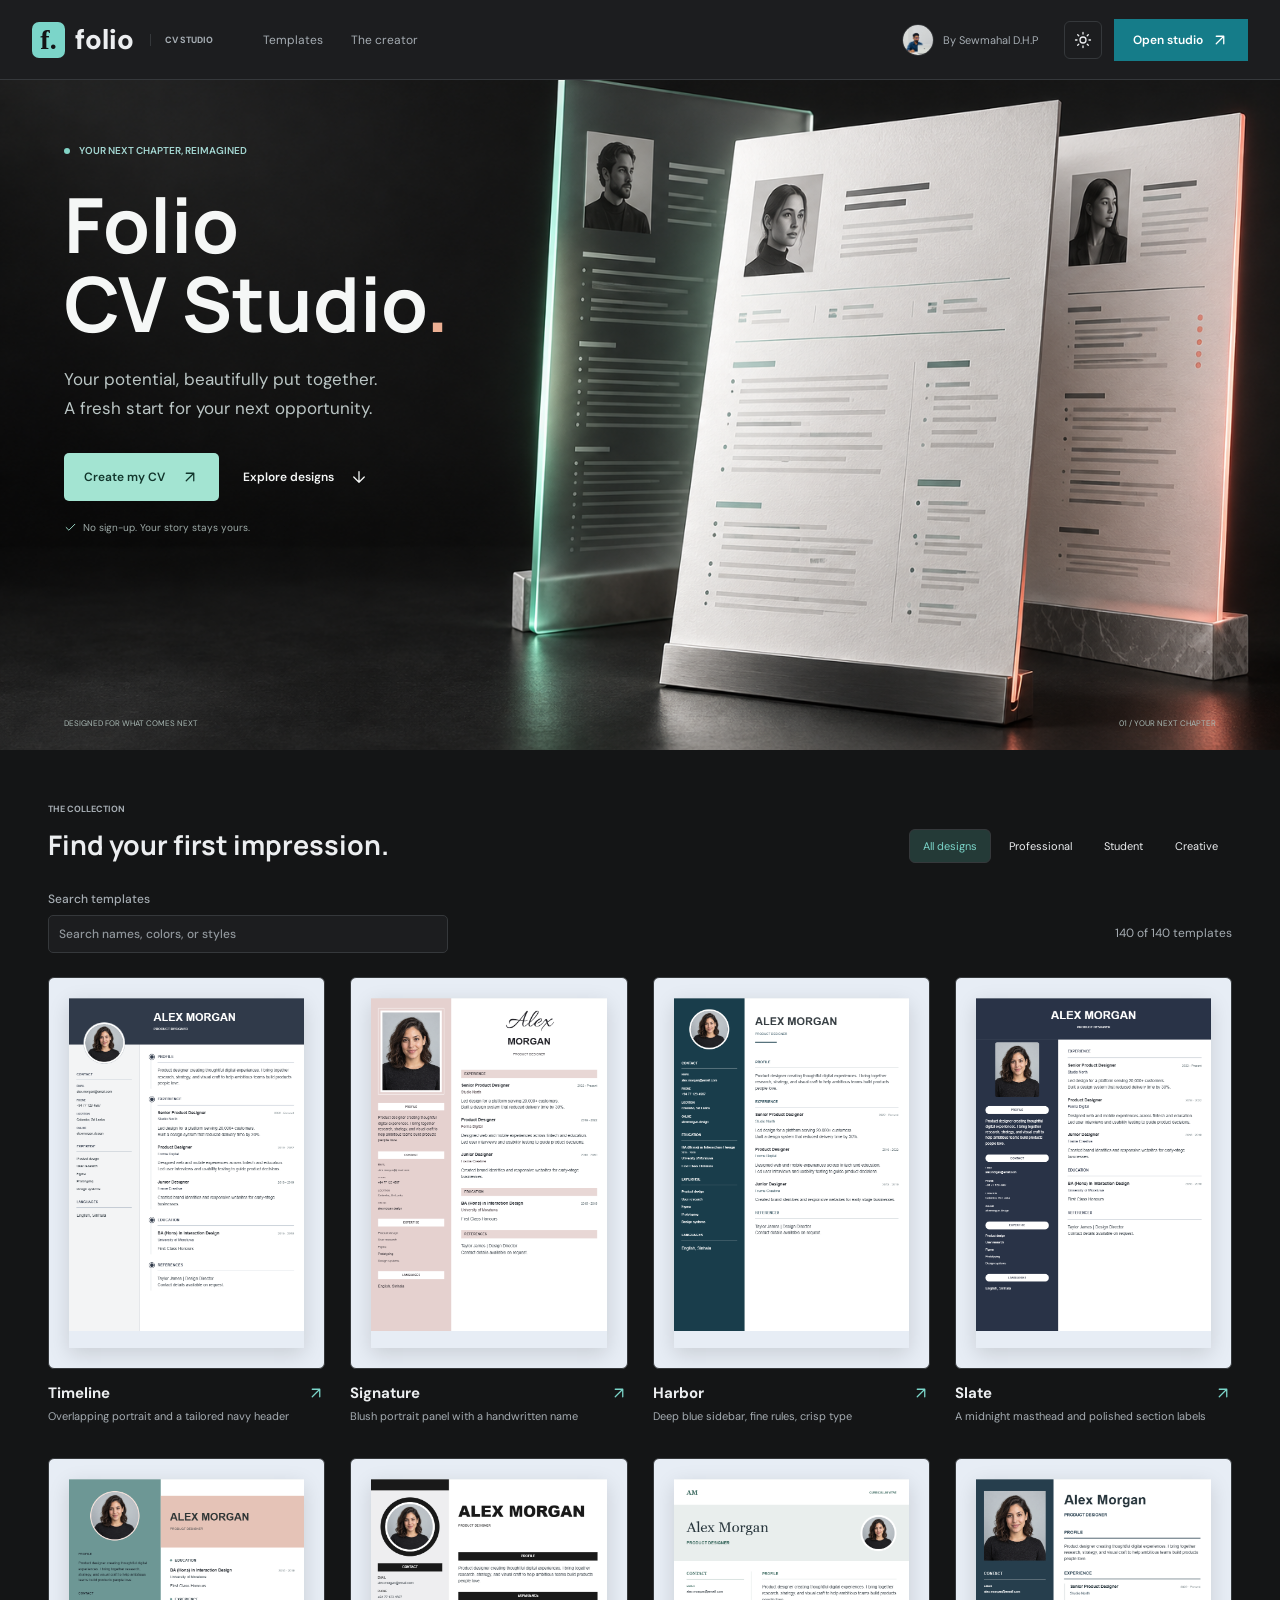
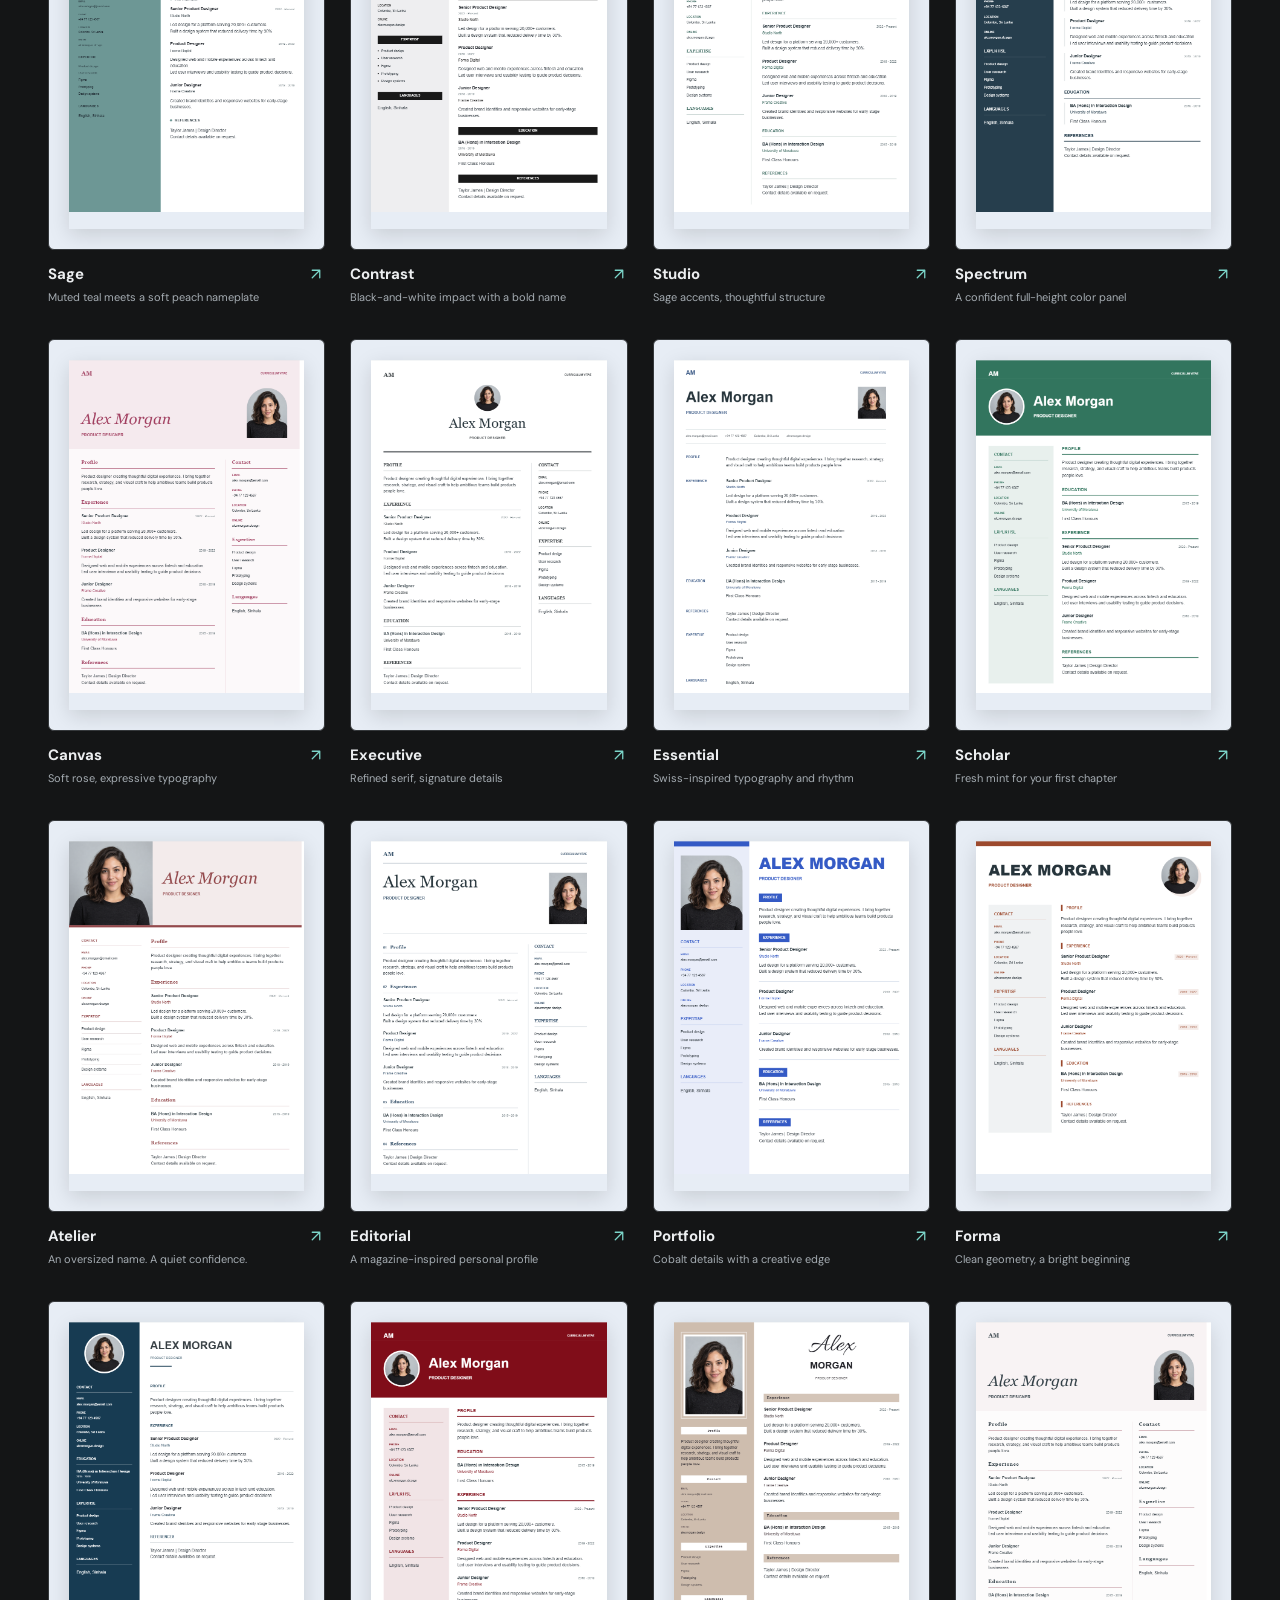
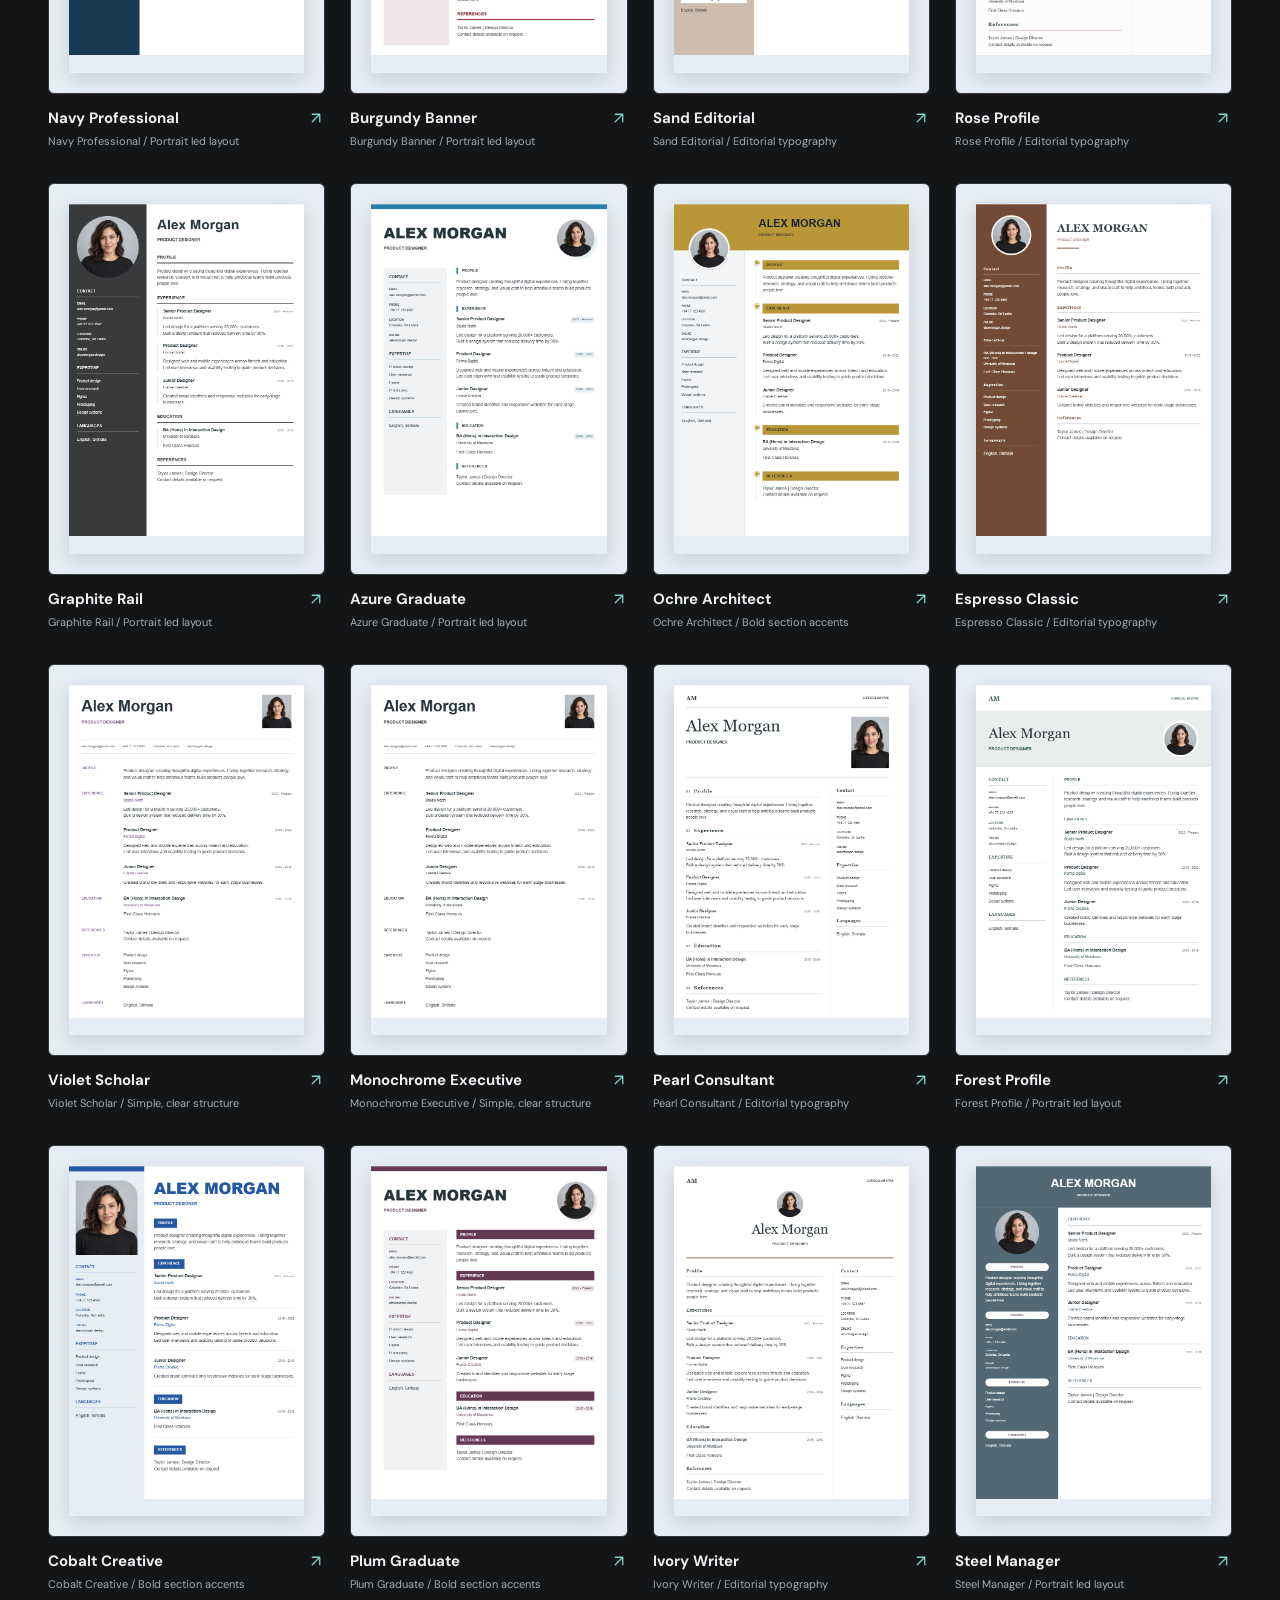
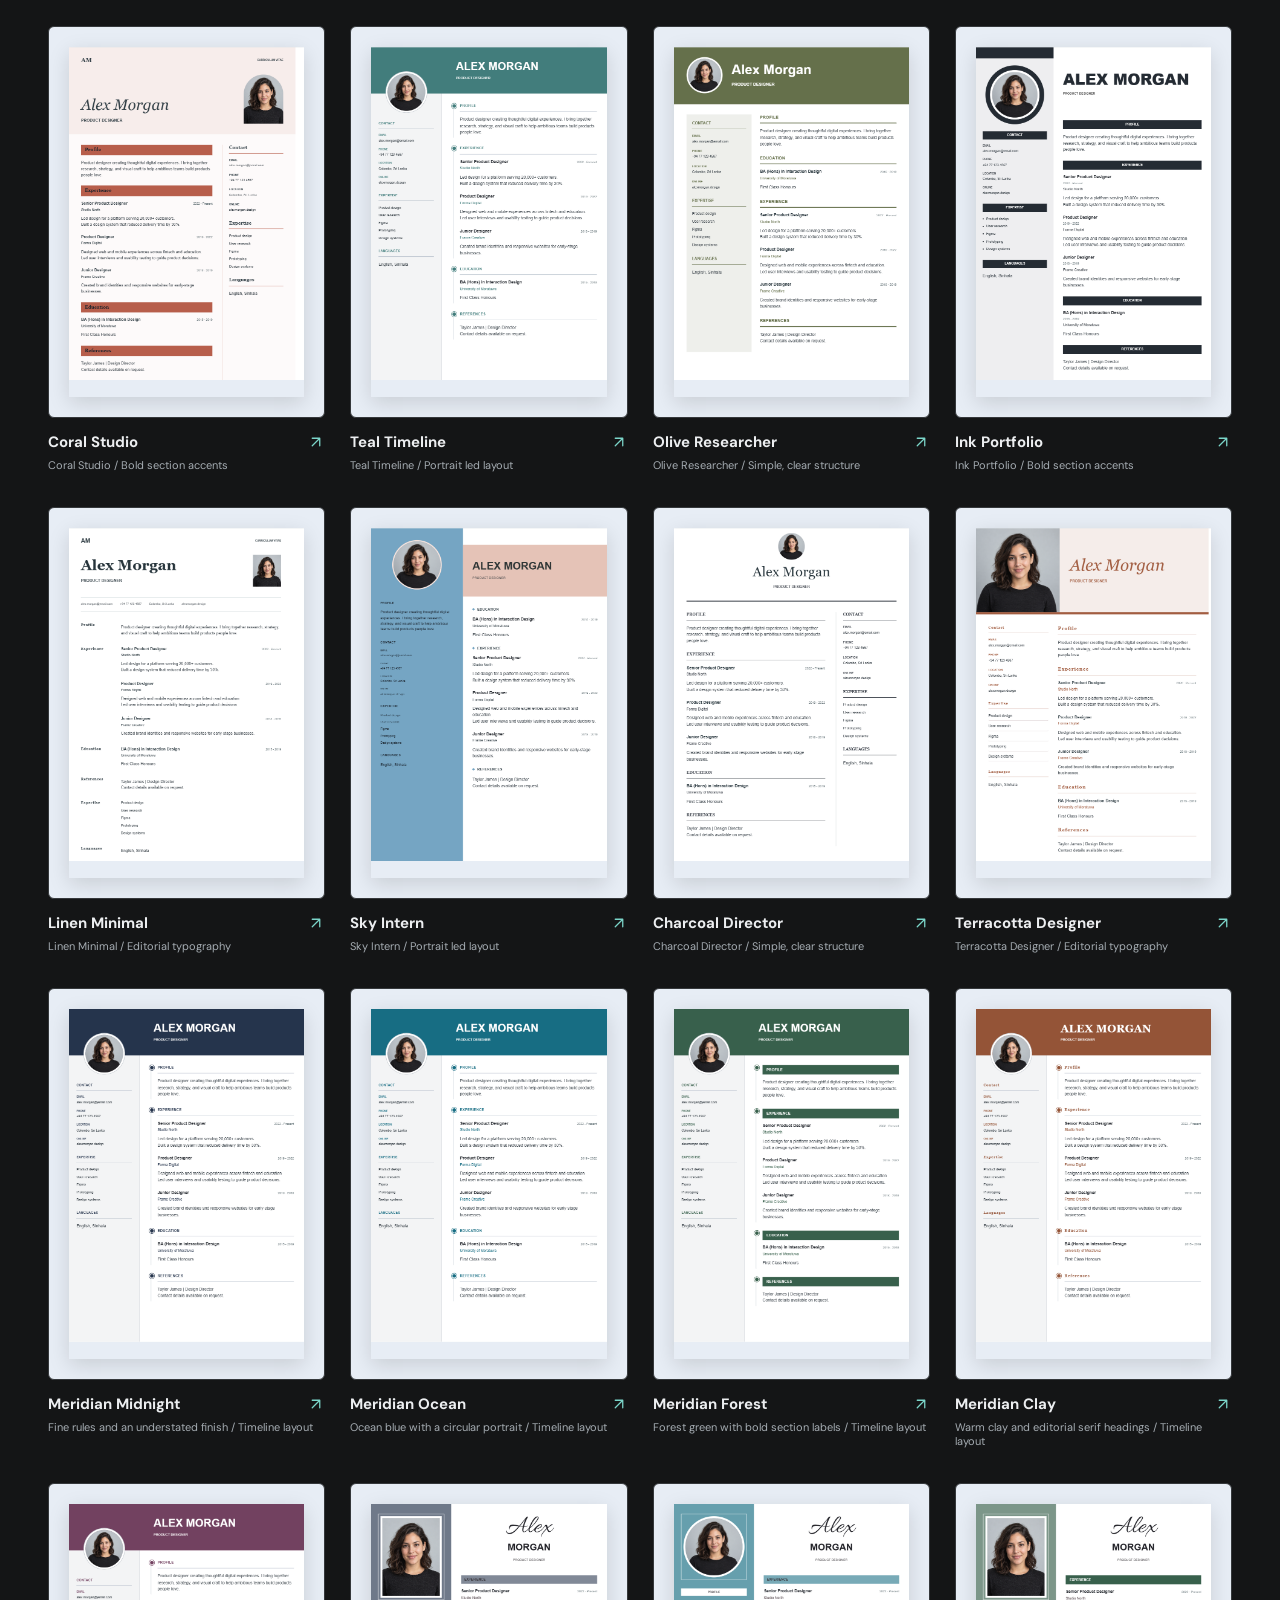
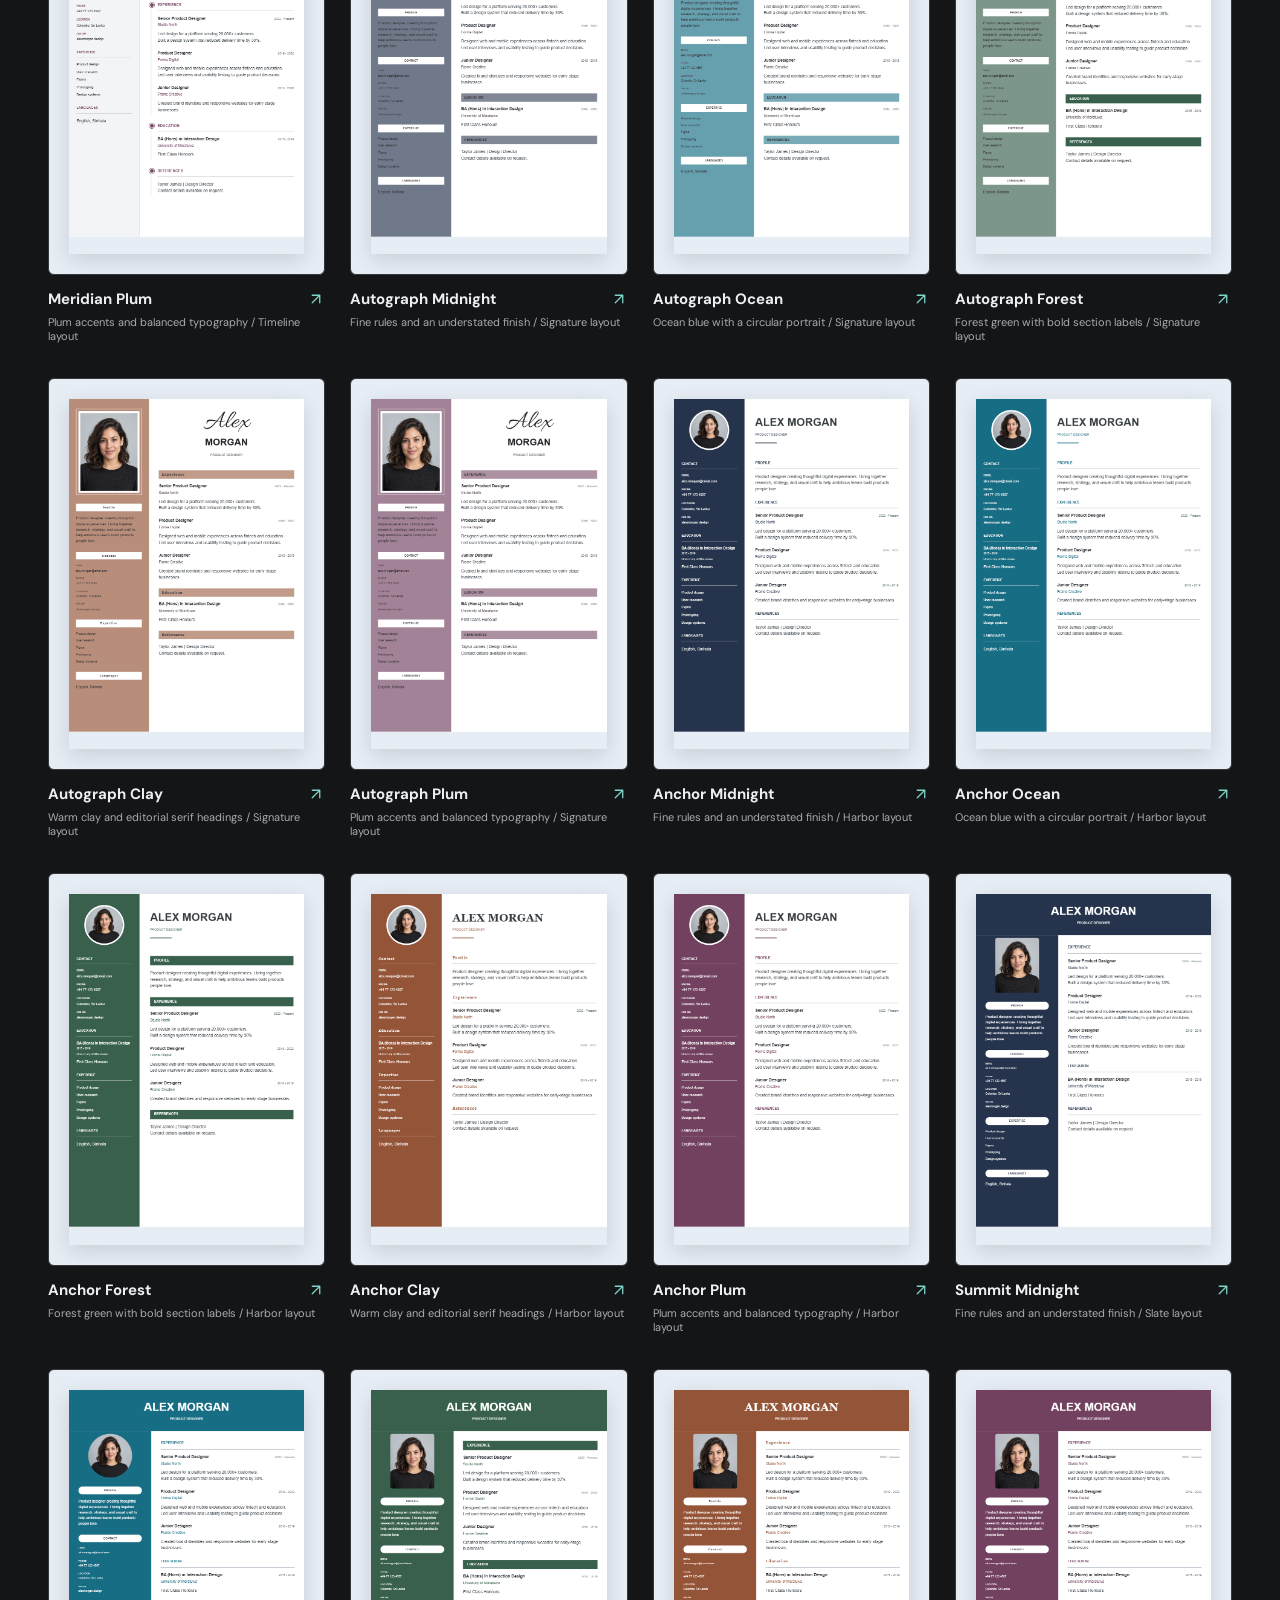
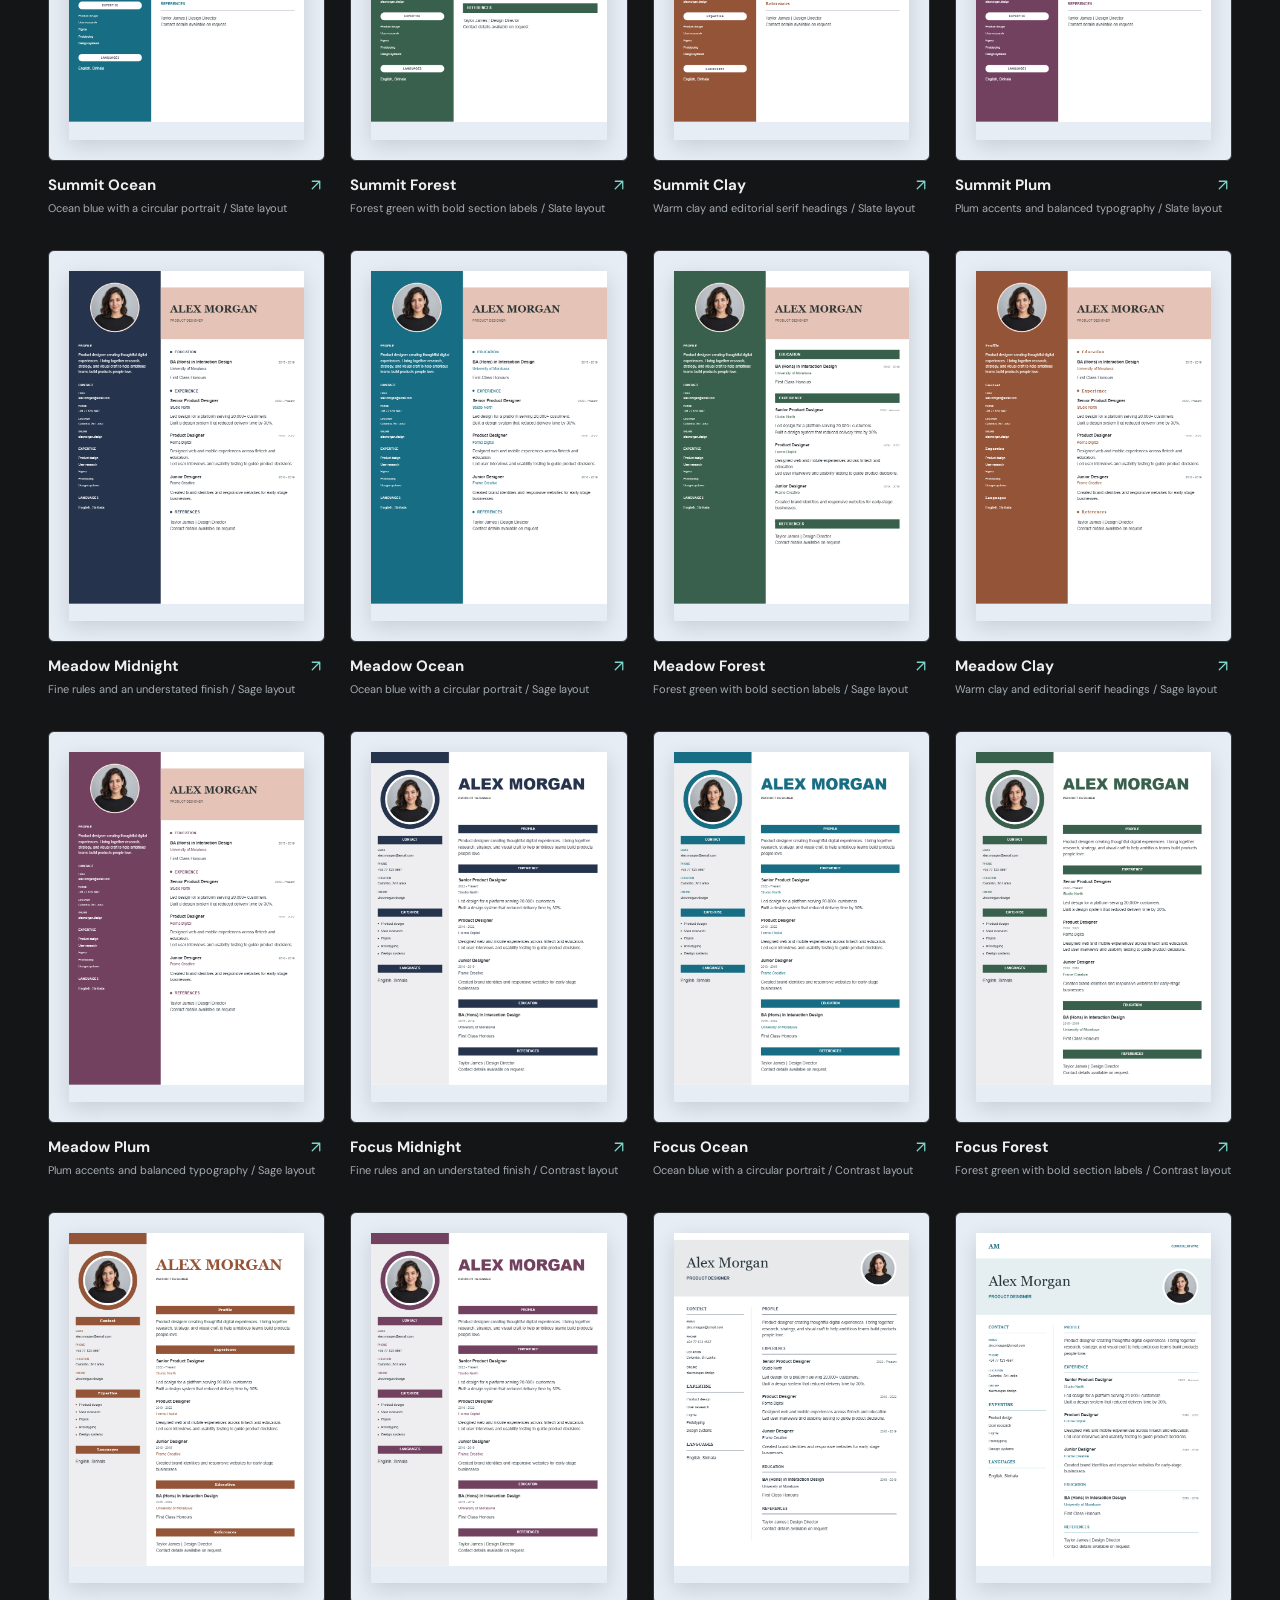
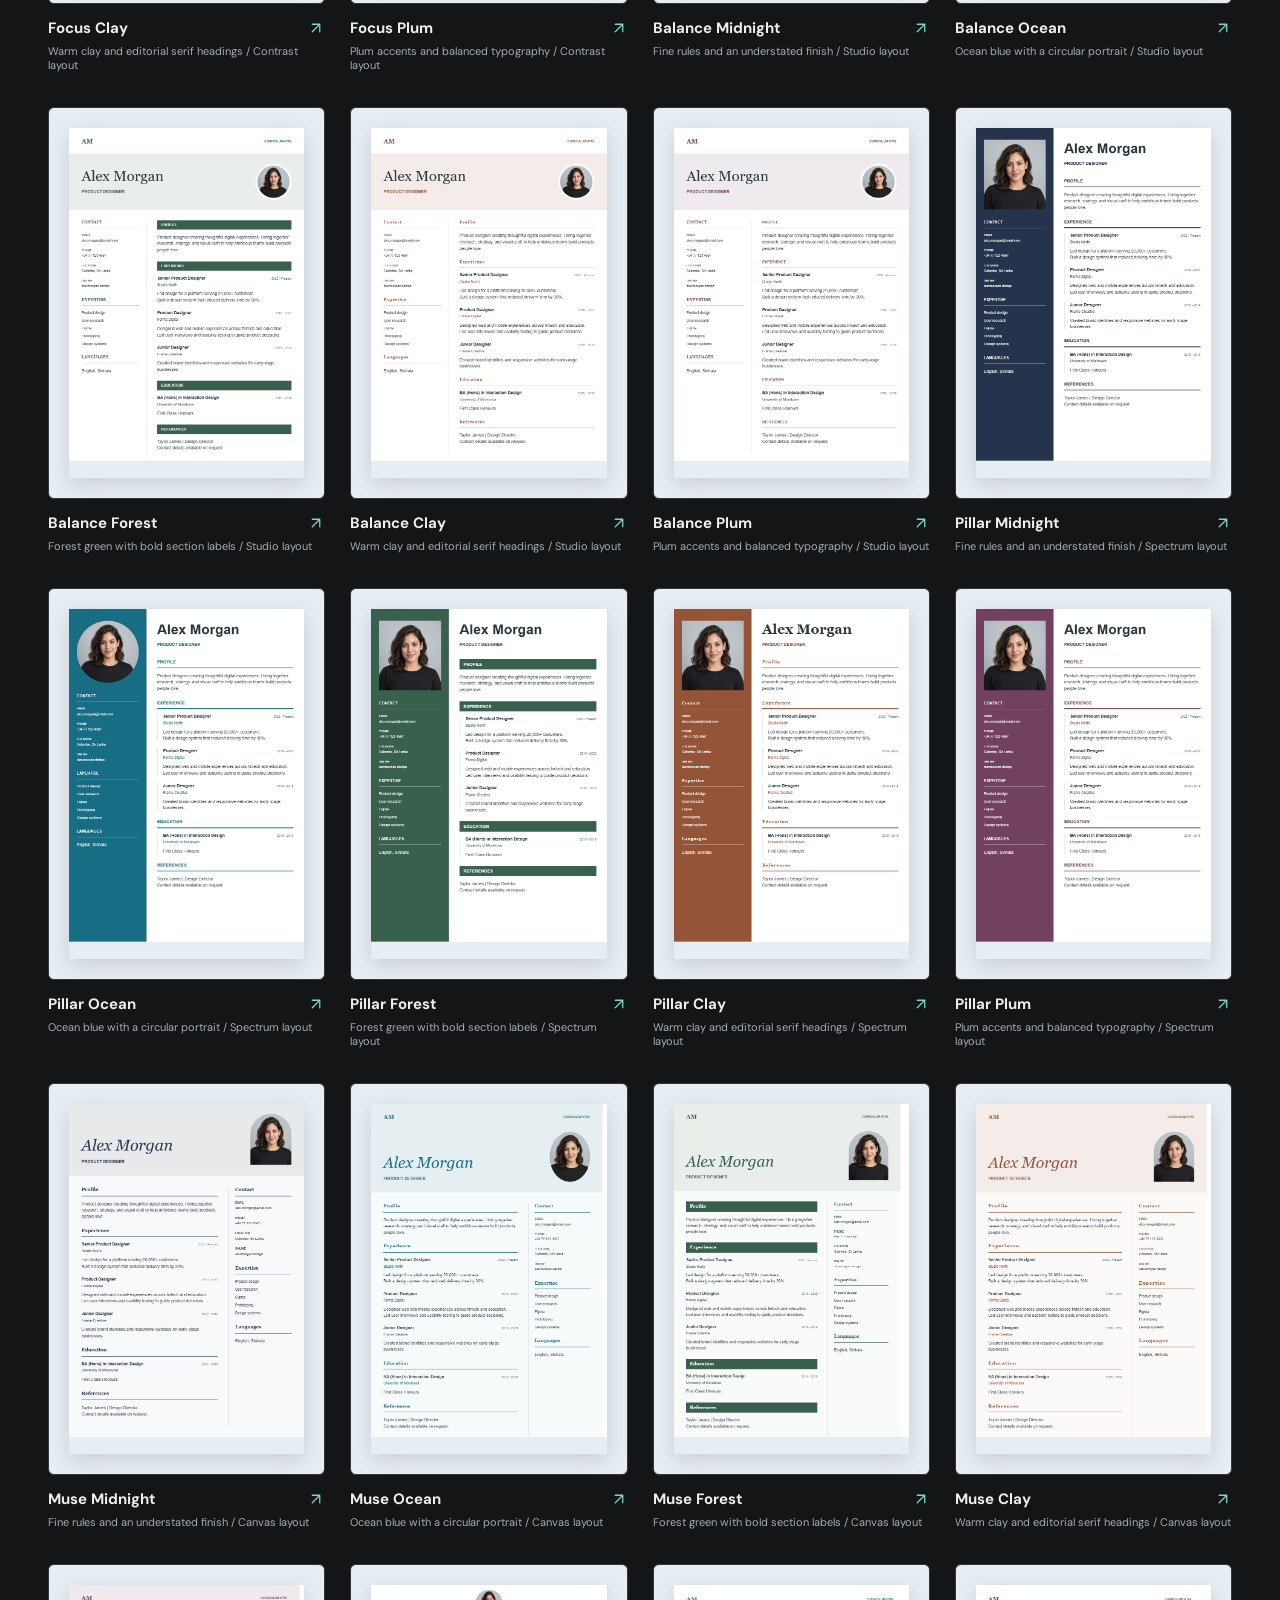
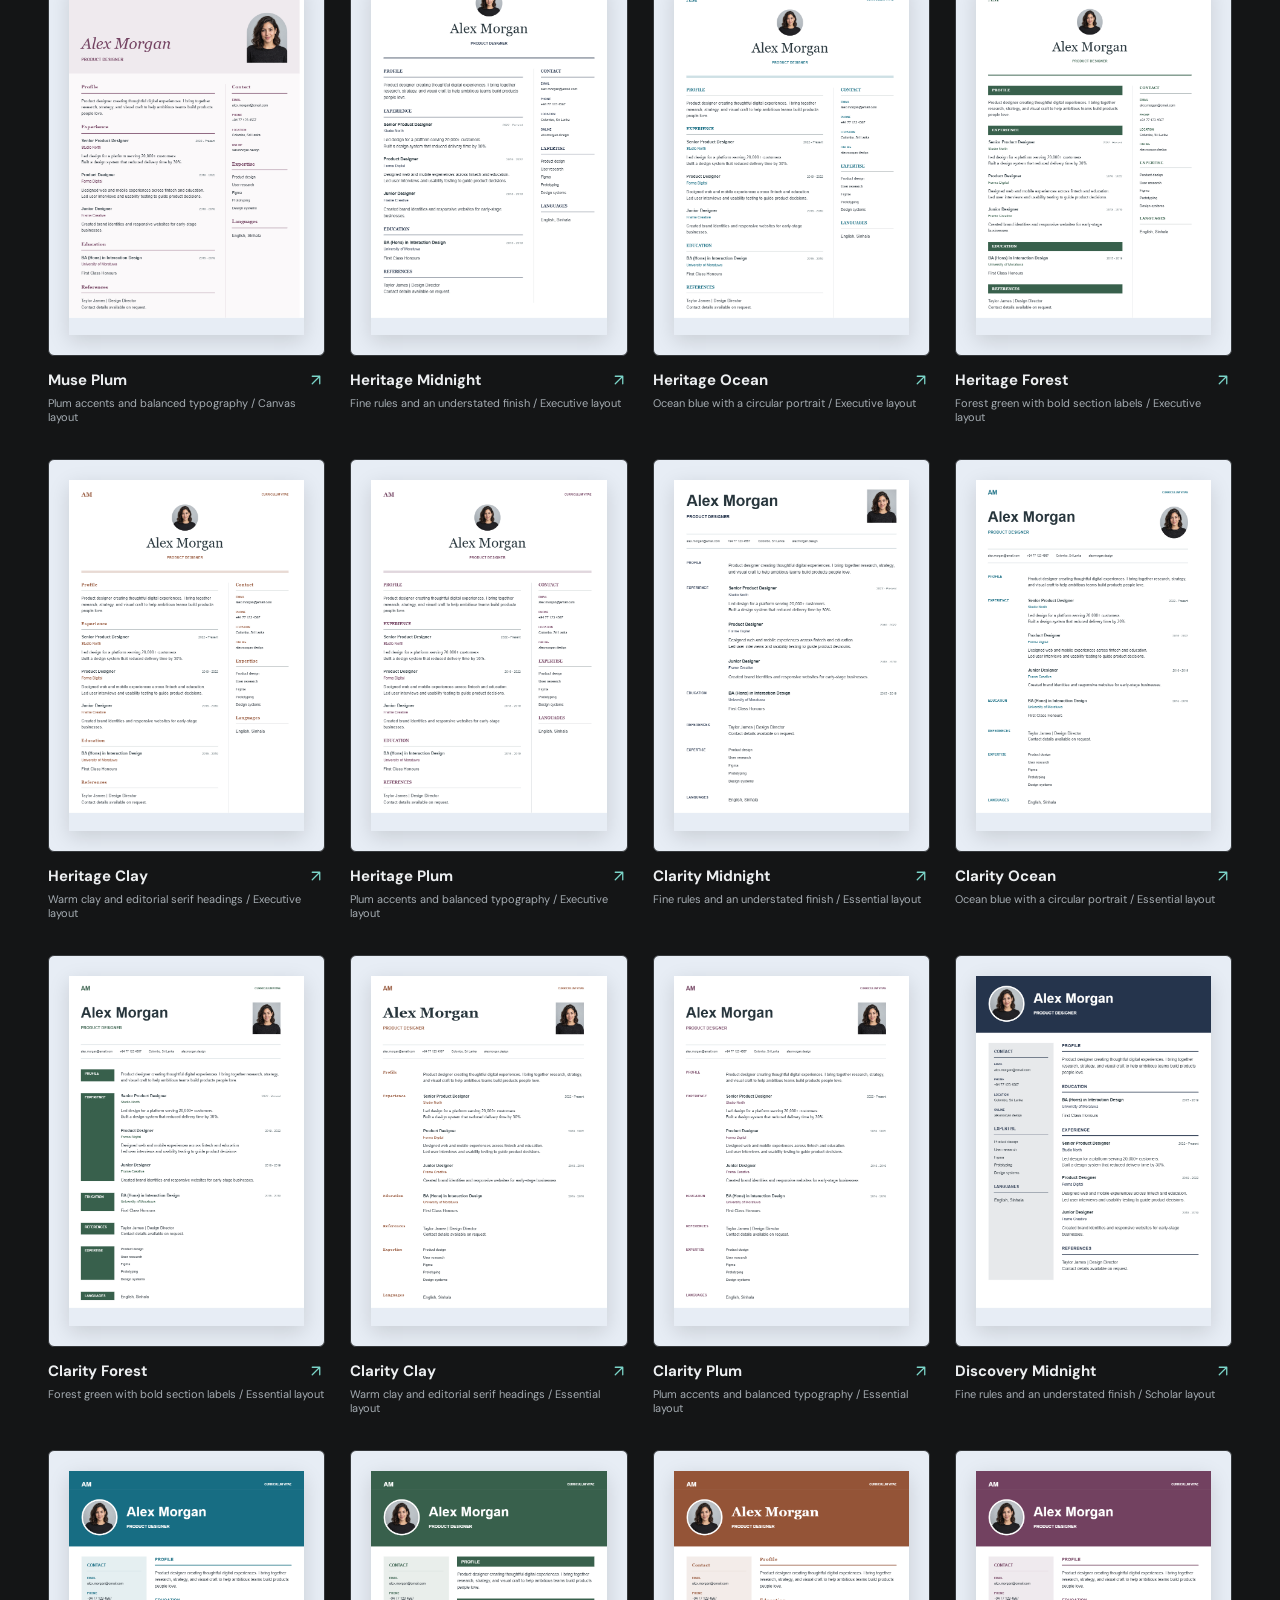
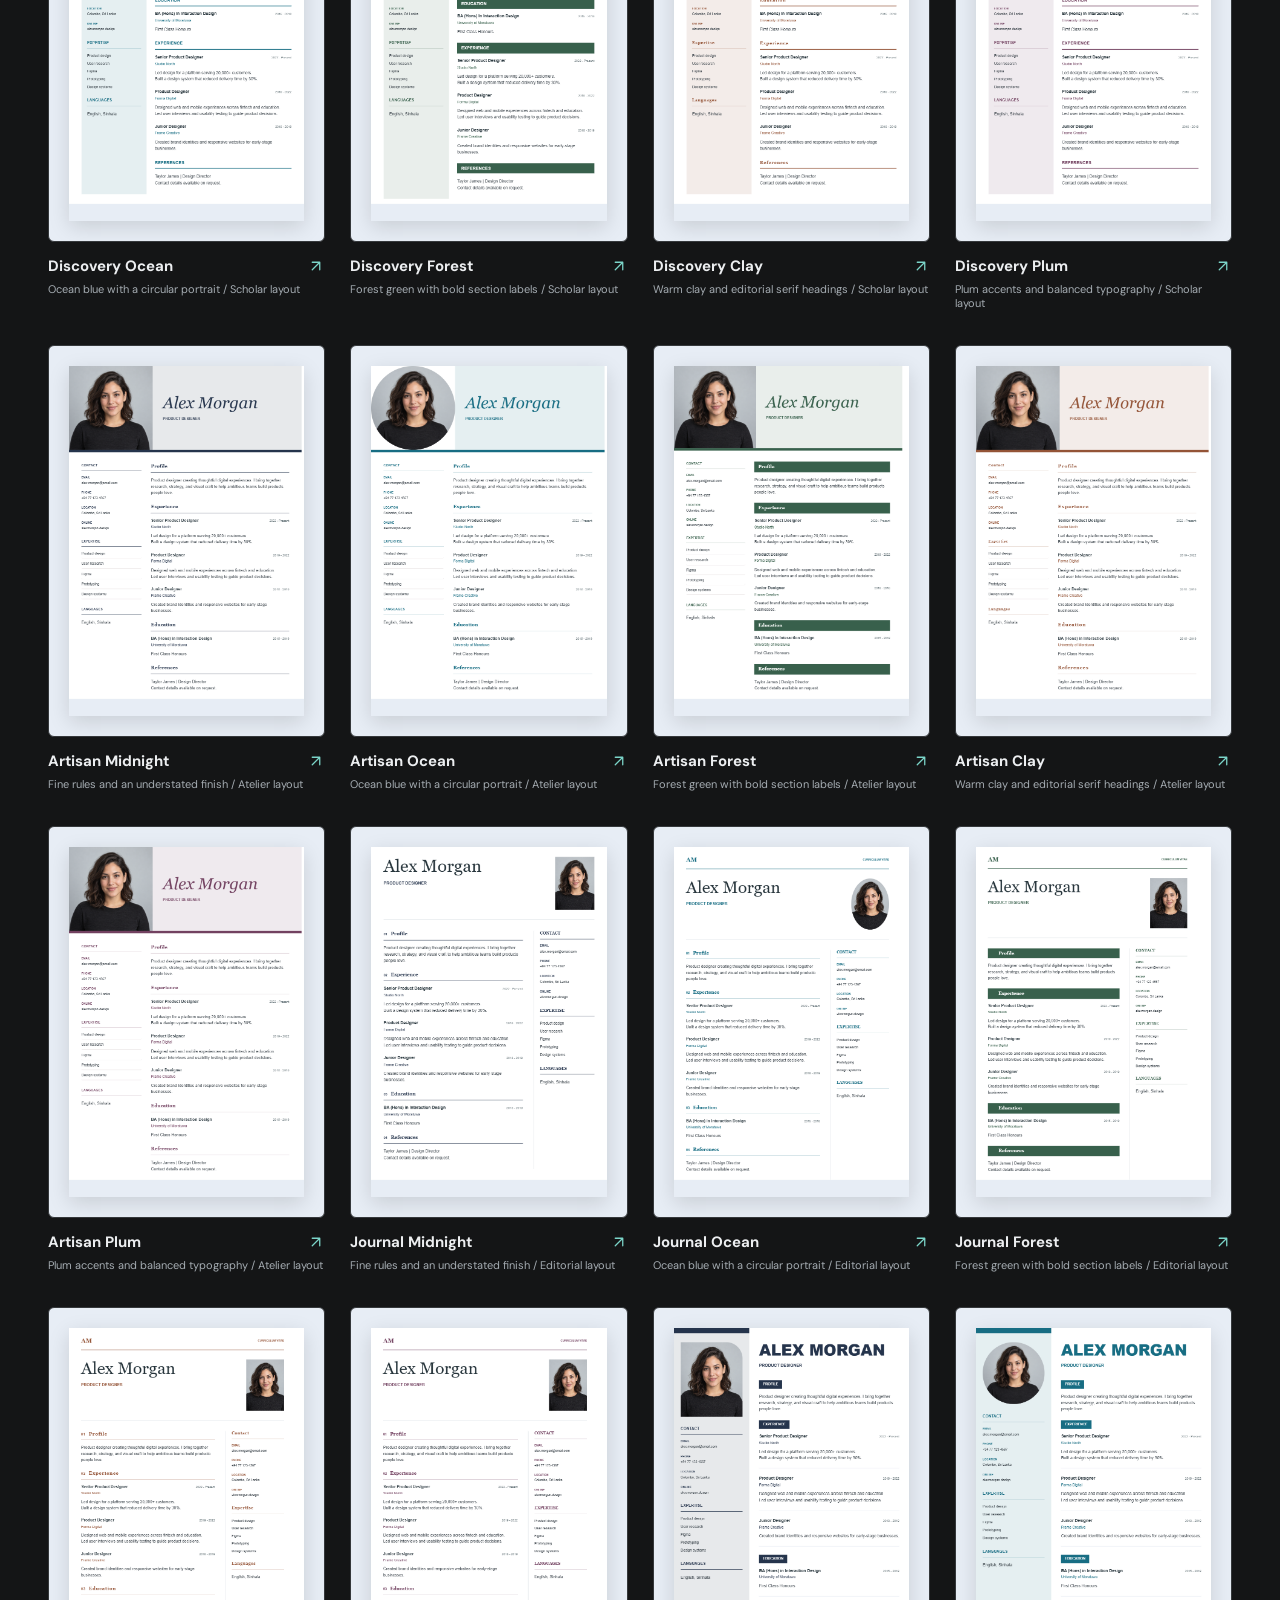
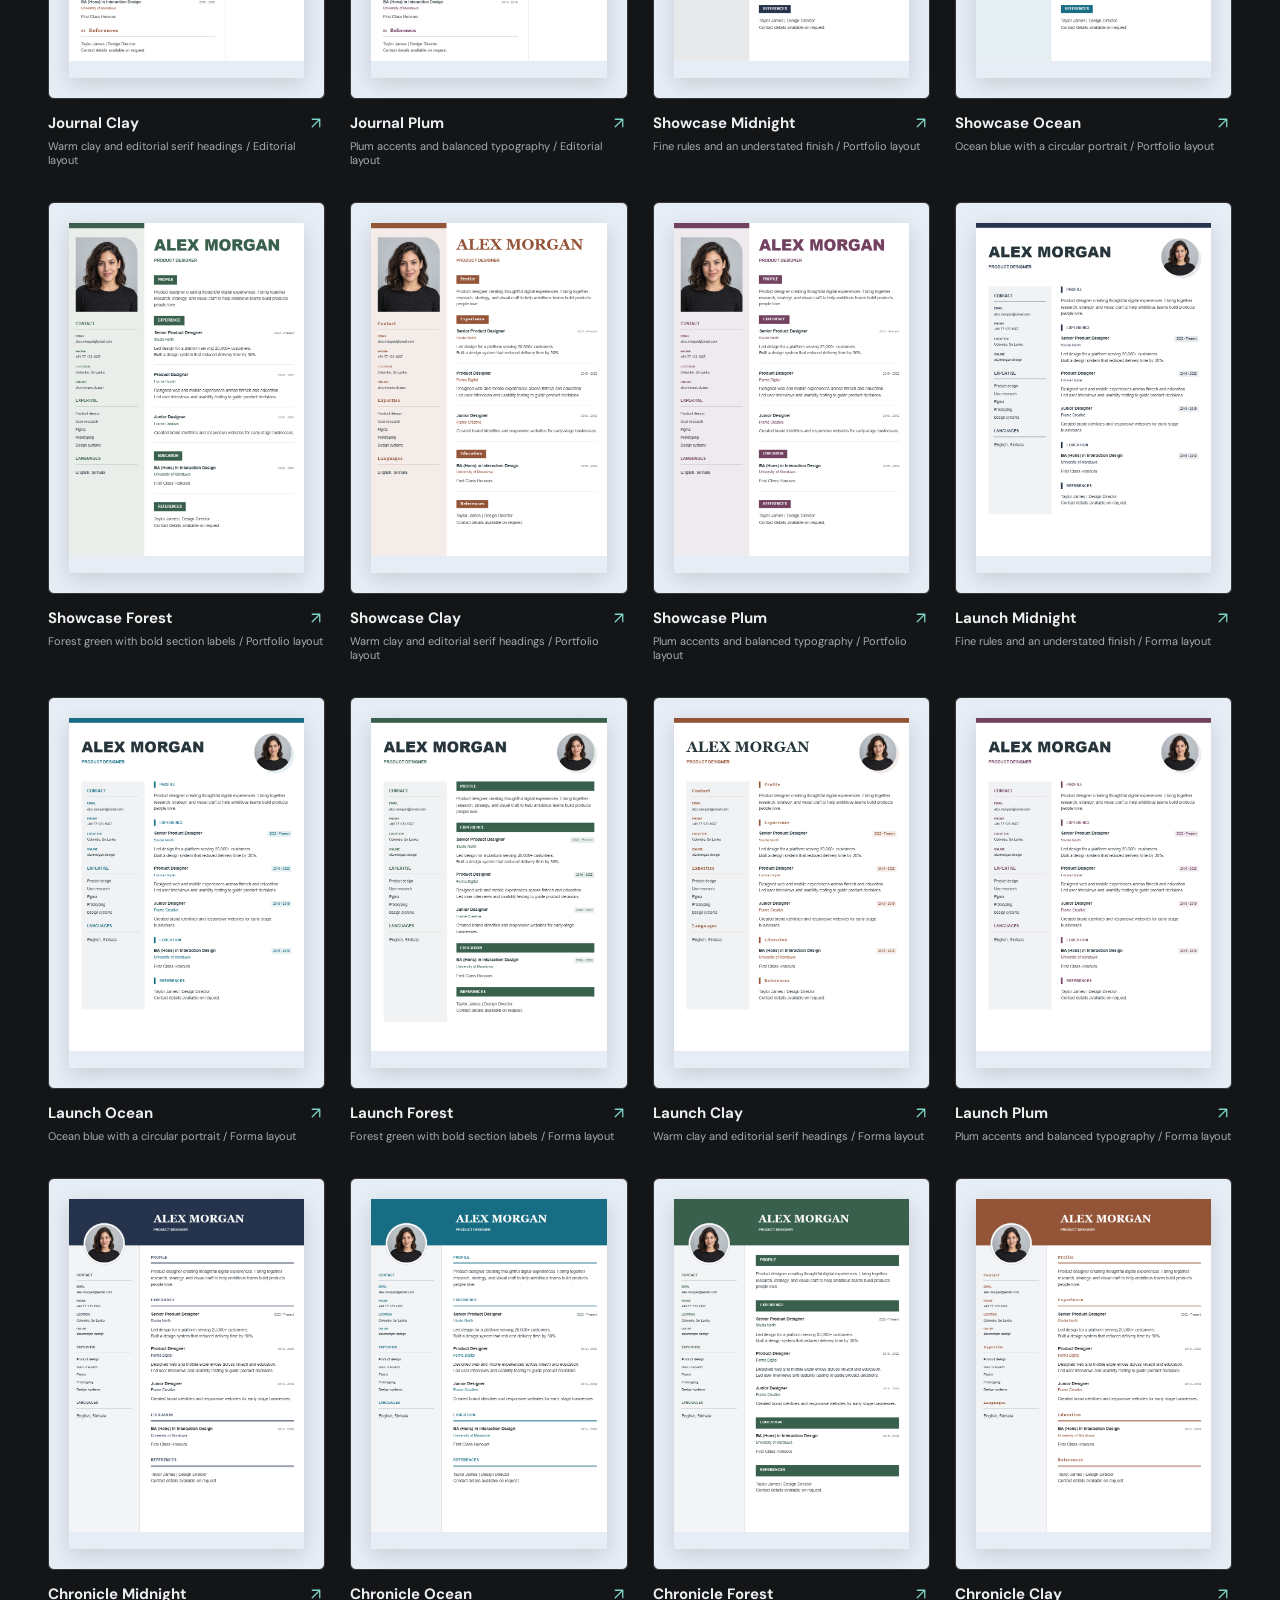
<file: index.html>
<!doctype html>
<html lang="en"><head><meta charset="UTF-8"><meta name="viewport" content="width=device-width, initial-scale=1"><meta name="theme-color" content="#141516"><meta name="description" content="Create a CV that feels like you. Choose a design, perfect your portrait, and build your next chapter with Folio."><title>Folio | CV Studio</title><script>try{document.documentElement.dataset.theme=localStorage.getItem('folio-theme')==='light'?'light':'dark';}catch{document.documentElement.dataset.theme='dark';}</script><script src="templates.js"></script><link rel="stylesheet" href="styles.css"><link rel="stylesheet" href="studio.css"><link rel="stylesheet" href="home.css"><link rel="stylesheet" href="designs.css"><link rel="stylesheet" href="reference-designs.css"><link rel="stylesheet" href="collection.css"></head>
<body class="home-page"><header class="topbar"><a class="brand" href="index.html"><span class="brand-mark">f.</span>folio<span class="brand-sub">CV STUDIO</span></a><nav class="home-nav" aria-label="Main navigation"><a href="#templates">Templates</a><a href="#creator">The creator</a></nav><a class="creator-shortcut" href="#creator"><img src="assets/owner.png" alt="" width="32" height="32"><span id="creator-shortcut-label">Meet the creator</span></a><div class="header-actions"><button id="theme-toggle" class="icon-button" aria-label="Switch to light mode" title="Switch to light mode"><span data-icon="sun"></span></button><a class="primary" href="builder.html">Open studio <span data-icon="arrow-up-right"></span></a></div></header>
<main><section class="home-hero" aria-labelledby="home-title"><img class="hero-image" src="assets/folio-hero.png" alt="Sculptural resume documents illuminated in mint and coral" fetchpriority="high"><div class="hero-copy"><div class="hero-kicker"><span></span> YOUR NEXT CHAPTER, REIMAGINED</div><h1 id="home-title">Folio<br>CV Studio<span>.</span></h1><p>Your potential, beautifully put together.<br>A fresh start for your next opportunity.</p><div class="hero-actions"><a class="hero-primary" href="builder.html" id="start-building">Create my CV <span data-icon="arrow-up-right"></span></a><a class="hero-secondary" href="#templates">Explore designs <span data-icon="arrow-down"></span></a></div><div class="hero-note"><span data-icon="check"></span> No sign-up. Your story stays yours.</div></div><div class="hero-bottom"><span>DESIGNED FOR WHAT COMES NEXT</span><span>01 / YOUR NEXT CHAPTER</span></div></section>
<section class="template-section" id="templates" aria-labelledby="templates-title"><div class="section-intro"><div><span class="eyebrow">THE COLLECTION</span><h2 id="templates-title">Find your first impression.</h2></div><div class="template-filters" role="group" aria-label="Filter templates"><button data-filter="all" class="active" aria-pressed="true">All designs</button><button data-filter="professional" aria-pressed="false">Professional</button><button data-filter="student" aria-pressed="false">Student</button><button data-filter="creative" aria-pressed="false">Creative</button></div></div><div id="home-templates" class="home-template-grid"></div><p class="no-templates" id="no-templates" hidden>No designs in this collection.</p></section>
<section class="opportunity-band"><div><span class="eyebrow">WHEREVER YOU ARE IN YOUR JOURNEY</span><h2>A first role.<br>A fresh direction.<br><span>A bigger possibility.</span></h2></div><div class="opportunity-links"><a href="builder.html?purpose=internship"><span><small>01</small> Internships</span><span data-icon="arrow-up-right"></span></a><a href="builder.html?purpose=graduate"><span><small>02</small> Graduate roles</span><span data-icon="arrow-up-right"></span></a><a href="builder.html?purpose=professional"><span><small>03</small> Your next job</span><span data-icon="arrow-up-right"></span></a><a href="builder.html?purpose=creative"><span><small>04</small> Creative careers</span><span data-icon="arrow-up-right"></span></a></div></section></main>
<footer class="creator-section" id="creator" aria-labelledby="creator-heading"><div class="creator-inner"><img class="creator-photo" src="assets/owner.png" alt="Folio's creator working at a laptop" width="210" height="280" loading="lazy"><div class="creator-copy"><span class="eyebrow">THE PERSON BEHIND FOLIO</span><h2 id="creator-heading">Meet the creator.</h2><p class="creator-role">Creator &amp; website owner</p><div class="creator-links" id="creator-links" aria-label="Creator links" hidden></div></div><a class="back-to-builder" href="builder.html">Create your CV <span data-icon="arrow-up-right"></span></a></div><div class="site-footer"><a class="brand" href="index.html">folio<span class="brand-sub">CV STUDIO</span></a><span>A little confidence for your next chapter.</span><span id="owner-credit">Created with care.</span></div></footer><script src="owner.js"></script><script src="studio.js"></script><script src="home.js"></script></body></html>
</file>
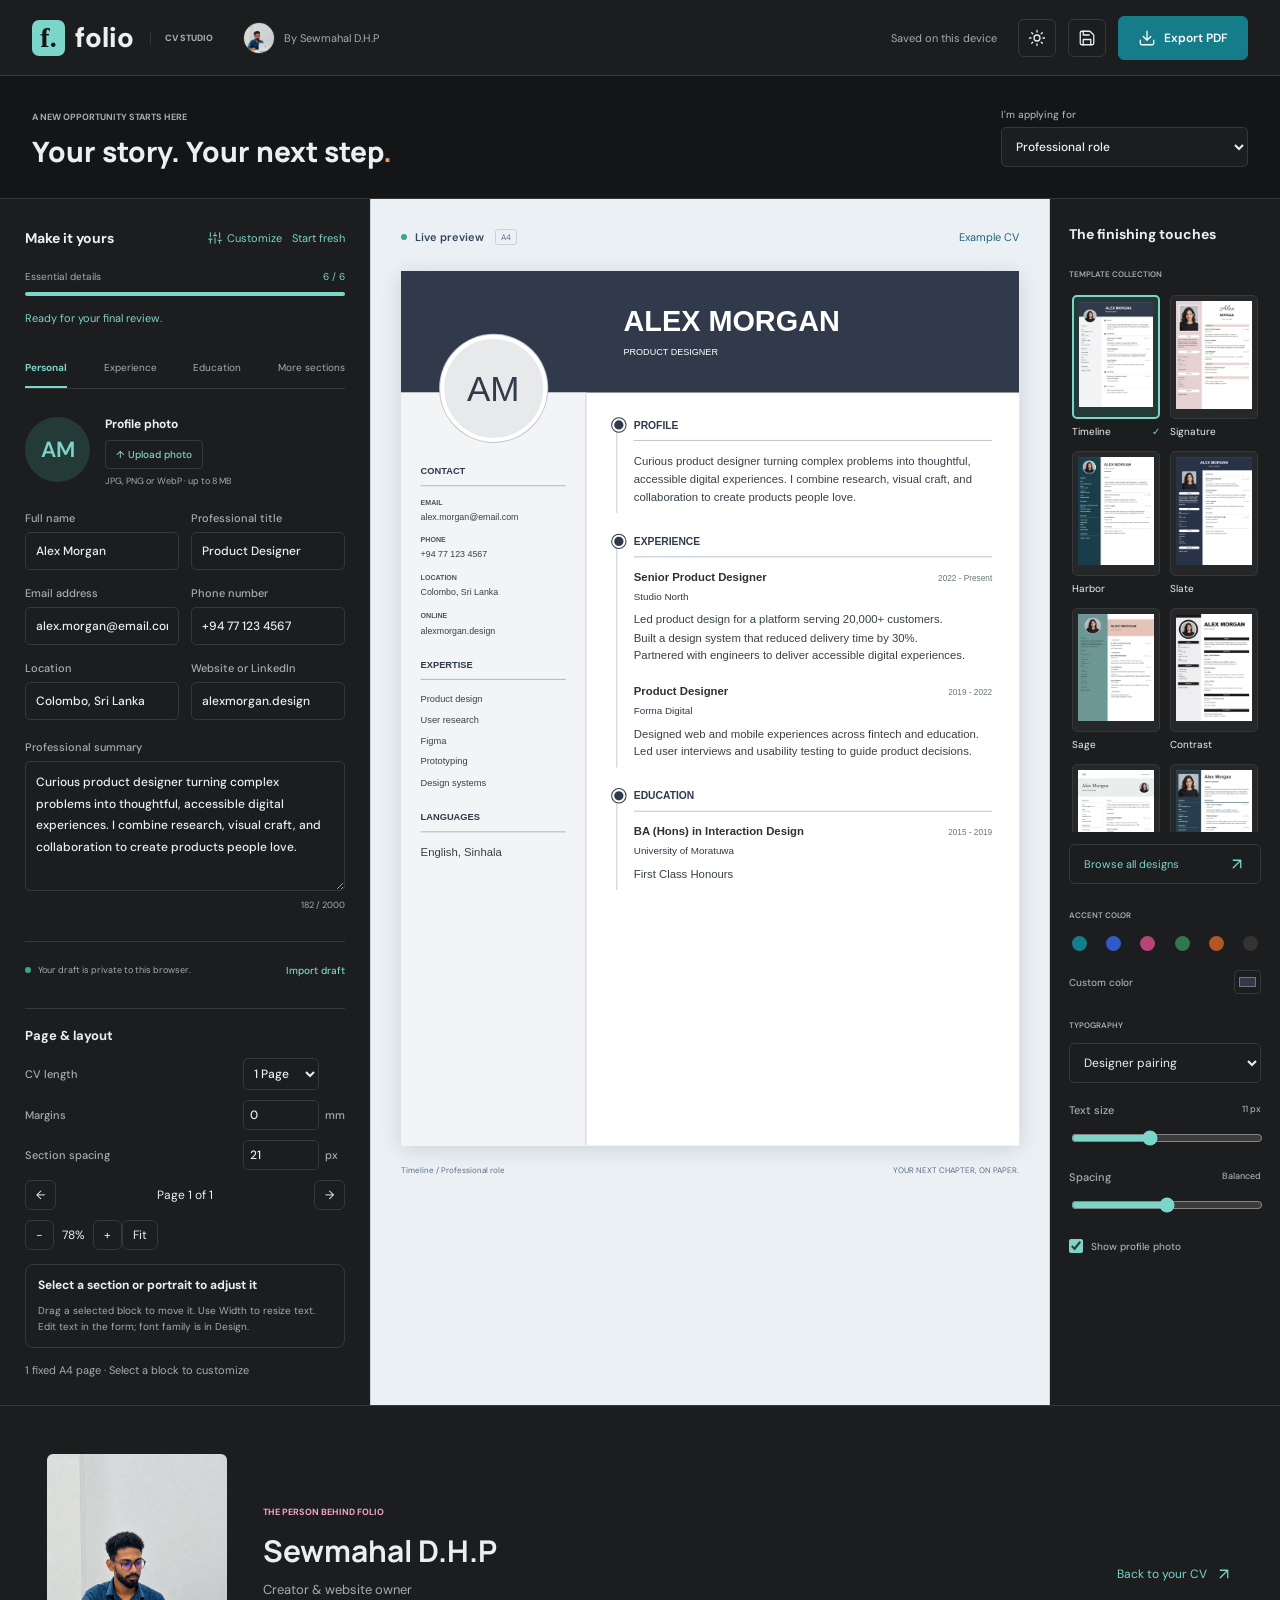
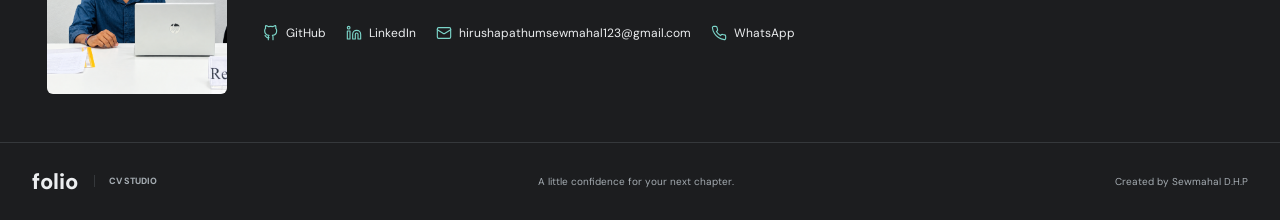
<file: builder.html>
<!doctype html>
<html lang="en"><head><meta charset="UTF-8"><meta name="viewport" content="width=device-width, initial-scale=1.0"><meta name="theme-color" content="#141516"><title>Folio | CV Builder</title><script>try{document.documentElement.dataset.theme=localStorage.getItem('folio-theme')==='light'?'light':'dark';}catch{document.documentElement.dataset.theme='dark';}</script><script src="templates.js"></script><link rel="stylesheet" href="styles.css"><link rel="stylesheet" href="studio.css"><link rel="stylesheet" href="assets/vendor/cropper.min.css"><link rel="stylesheet" href="photo-editor.css"><link rel="stylesheet" href="designs.css"><link rel="stylesheet" href="reference-designs.css"><link rel="stylesheet" href="collection.css"><link rel="stylesheet" href="customization.css"><link rel="stylesheet" href="print.css"><link rel="stylesheet" href="canvas-desktop.css"><link rel="stylesheet" href="canvas-editor.css"><link rel="stylesheet" href="collection.css"></head>
<body><header class="topbar"><a class="brand" href="./"><span class="brand-mark">f.</span>folio<span class="brand-sub">CV STUDIO</span></a><a class="creator-shortcut" href="#creator"><img src="assets/owner.png" alt="" width="32" height="32"><span id="creator-shortcut-label">Meet the creator</span></a><div class="header-actions"><span id="save-status" role="status">Saved on this device</span><button id="theme-toggle" class="icon-button" title="Switch to light mode" aria-label="Switch to light mode" aria-pressed="true"><span data-icon="sun"></span></button><button id="backup" class="icon-button" title="Download editable CV data" aria-label="Download editable CV data"><span data-icon="save"></span></button><button class="primary" id="export"><span data-icon="download"></span><span>Export PDF</span></button></div></header>
<div class="app-heading"><div><span class="eyebrow">A NEW OPPORTUNITY STARTS HERE</span><h1>Your story. Your next step<span>.</span></h1></div><label class="purpose-label">I'm applying for<select id="purpose"><option value="professional">Professional role</option><option value="internship">Internship</option><option value="graduate">First job / Graduate</option><option value="academic">Academic opportunity</option><option value="creative">Creative / Freelance</option></select></label></div>
<main class="workspace"><section class="editor" aria-label="CV editor"><div class="editor-heading"><h2>Make it yours</h2><button type="button" class="text-button customize-button" id="customize-cv" title="Customize CV content"><span data-icon="sliders"></span>Customize</button><button class="text-button" id="reset">Start fresh</button></div><section class="draft-progress" aria-label="Essential CV details"><div class="progress-heading"><span>Essential details</span><output id="progress-count">0 / 6</output></div><progress id="cv-progress" max="6" value="0" aria-label="Essential CV details completed"></progress><button type="button" id="next-detail"><span id="progress-next">Add your name</span><span data-icon="arrow-right"></span></button><p id="progress-complete" hidden>Ready for your final review.</p></section><nav class="tabs" aria-label="Editor sections"><button class="active" data-tab="details">Personal</button><button data-tab="experience">Experience</button><button data-tab="education">Education</button><button data-tab="extras">More sections</button></nav>
<form id="cv-form" autocomplete="on"><section class="form-panel" data-panel="details"><div class="photo-editor"><div class="avatar" id="avatar">AM</div><div><strong>Profile photo</strong><div class="photo-actions"><label class="upload-button" for="photo-input">&#8593; Upload photo</label><input id="photo-input" type="file" accept="image/jpeg,image/png,image/webp" hidden><button type="button" class="text-button" id="remove-photo" hidden>Remove</button></div><span class="photo-meta">JPG, PNG or WebP &middot; up to 8 MB</span></div></div><p id="photo-status" role="status"></p><div class="field-grid"><label>Full name<input name="name" autocomplete="name" placeholder="Your full name"></label><label>Professional title<input name="title" placeholder="e.g. Software Engineering Intern"></label><label>Email address<input name="email" type="email" autocomplete="email" placeholder="you@example.com"></label><label>Phone number<input name="phone" type="tel" autocomplete="tel" placeholder="+94 77 123 4567"></label><label>Location<input name="location" autocomplete="address-level2" placeholder="City, Country"></label><label>Website or LinkedIn<input name="website" placeholder="Portfolio or LinkedIn"></label></div><label class="summary-label"><span id="summary-label">Professional summary</span><textarea name="summary" rows="5" maxlength="2000" placeholder="Your strengths, experience, and career goals"></textarea></label><div class="field-footer"><span id="summary-count"></span></div></section>
<section class="form-panel" data-panel="experience" hidden><h3>Work &amp; volunteering</h3><div id="experience-fields"></div><button type="button" class="add-button" data-add="experience">+ Add experience</button></section><section class="form-panel" data-panel="education" hidden><h3>Education &amp; qualifications</h3><div id="education-fields"></div><button type="button" class="add-button" data-add="education">+ Add education</button></section>
<section class="form-panel" data-panel="extras" hidden><label>Skills<textarea name="skills" rows="3" placeholder="JavaScript, Communication, Project management"></textarea></label><label>Languages<input name="languages" placeholder="English (fluent), Sinhala (native)"></label><details open><summary>Projects</summary><div id="projects-fields"></div><button type="button" class="add-button" data-add="projects">+ Add project</button></details><details><summary>Certifications</summary><div id="certifications-fields"></div><button type="button" class="add-button" data-add="certifications">+ Add certification</button></details><label>Achievements<textarea name="achievements" rows="3" placeholder="Awards, scholarships, competitions"></textarea></label><label>Interests<input name="interests" placeholder="Photography, Open-source projects"></label><label>References<textarea name="references" rows="3" placeholder="Name, role, contact details (with permission)"></textarea></label><label>Additional section title<input name="customTitle" placeholder="Publications, Volunteer work, or something else"></label><label>Additional section content<textarea name="customContent" rows="4"></textarea></label></section></form><div class="editor-bottom"><span class="privacy-dot"></span><span>Your draft is private to this browser.</span><label class="text-button import-label" for="import-input">Import draft</label><input id="import-input" type="file" accept="application/json,.json" hidden></div><p id="draft-status" role="status"></p></section>
<section class="preview-area" aria-label="CV preview"><div class="preview-toolbar"><div><span class="live-dot"></span><strong>Live preview</strong><span class="paper-label">A4</span></div><div class="preview-actions"><button id="load-example" class="text-button">Example CV</button><button id="open-designs" class="design-toggle">Change design</button></div></div><div class="paper-stage"><article id="cv-preview" class="resume modern"></article></div><div class="preview-footer"><span id="current-design">Studio / Modern</span><span>YOUR NEXT CHAPTER, ON PAPER.</span></div></section>
<aside class="design-sidebar" id="design-sidebar"><h2>The finishing touches</h2><h3 class="control-label">TEMPLATE COLLECTION</h3><div id="template-gallery" class="template-gallery"></div><h3 class="control-label">ACCENT COLOR</h3><div class="colors" id="colors"></div><label class="custom-color">Custom color<input type="color" id="custom-color" value="#167d8d"></label><h3 class="control-label">TYPOGRAPHY</h3><select id="font" aria-label="CV font"><option value="sans">Modern sans</option><option value="serif">Editorial serif</option><option value="mono">Technical mono</option></select><label class="range-label">Text size <output id="size-value">11 px</output><input id="font-size" type="range" min="9" max="14" step="0.5" value="11"></label><label class="range-label">Spacing <output id="spacing-value">Balanced</output><input id="spacing" type="range" min="1.3" max="1.9" step="0.1" value="1.6"></label><label class="check-label"><input id="show-photo" type="checkbox" checked> Show profile photo</label></aside></main>
<footer class="creator-section" id="creator" aria-labelledby="creator-heading"><div class="creator-inner"><img class="creator-photo" src="assets/owner.png" alt="Folio's creator working at a laptop" width="210" height="280" loading="lazy"><div class="creator-copy"><span class="eyebrow">THE PERSON BEHIND FOLIO</span><h2 id="creator-heading">Meet the creator.</h2><p class="creator-role">Creator &amp; website owner</p><div class="creator-links" id="creator-links" aria-label="Creator links" hidden></div></div><a class="back-to-builder" href="#cv-form">Back to your CV <span data-icon="arrow-up-right"></span></a></div><div class="site-footer"><a class="brand" href="./">folio<span class="brand-sub">CV STUDIO</span></a><span>A little confidence for your next chapter.</span><span id="owner-credit">Created with care.</span></div></footer>
<div id="studio-status" class="studio-toast" role="status" hidden></div>
<dialog id="template-dialog" aria-labelledby="template-dialog-title"><header class="template-dialog-header"><div><span class="eyebrow">THE DESIGN COLLECTION</span><h2 id="template-dialog-title">Find your first impression.</h2></div><button id="close-templates" type="button" aria-label="Close template collection" title="Close template collection"><span data-icon="x"></span></button></header><div class="template-browser-controls"><label class="template-search"><input id="template-search" type="search" placeholder="Search designs" aria-label="Search designs"></label><div class="template-browser-filters" role="group" aria-label="Template category"><button data-template-filter="all" class="active" aria-pressed="true">All designs</button><button data-template-filter="professional" aria-pressed="false">Professional</button><button data-template-filter="student" aria-pressed="false">Student</button><button data-template-filter="creative" aria-pressed="false">Creative</button></div></div><div class="template-browser-grid" id="template-browser-grid"></div><p class="template-no-results" id="template-no-results" hidden>No designs match your search.</p></dialog>
<dialog id="content-dialog" aria-labelledby="content-dialog-title"><header class="content-dialog-heading"><h2 id="content-dialog-title">CV content</h2><button id="close-content" type="button" class="icon-button" title="Close customization" aria-label="Close customization"><span data-icon="x"></span></button></header><div id="content-options"></div><footer class="content-dialog-footer"><button type="button" id="show-all-content">Show all</button><button type="button" id="done-content" class="primary">Done <span data-icon="check"></span></button></footer></dialog>
<dialog id="reset-dialog"><h2>Start a new CV?</h2><p>This clears your details and photo from this draft.</p><div><button id="cancel-reset">Keep editing</button><button id="confirm-reset" class="primary">Clear draft</button></div></dialog>
<dialog id="photo-dialog" aria-labelledby="photo-dialog-title"><header class="photo-dialog-heading"><div><span class="eyebrow">PORTRAIT STUDIO</span><h2 id="photo-dialog-title">Your best angle.</h2></div><button id="close-photo" type="button" class="icon-button" title="Cancel photo editing" aria-label="Cancel photo editing"><span data-icon="x"></span></button></header><div class="photo-dialog-body"><div class="crop-workspace"><div class="crop-stage"><img id="crop-image" alt="Photo being adjusted"></div><div class="crop-toolbar" role="group" aria-label="Photo tools"><button type="button" data-photo-action="left" title="Move photo left" aria-label="Move photo left"><span data-icon="arrow-left"></span></button><button type="button" data-photo-action="up" title="Move photo up" aria-label="Move photo up"><span data-icon="arrow-up"></span></button><button type="button" data-photo-action="down" title="Move photo down" aria-label="Move photo down"><span data-icon="arrow-down"></span></button><button type="button" data-photo-action="right" title="Move photo right" aria-label="Move photo right"><span data-icon="arrow-right"></span></button><span class="tool-divider"></span><button type="button" data-photo-action="rotate" title="Rotate clockwise" aria-label="Rotate clockwise"><span data-icon="rotate-cw"></span></button><button type="button" data-photo-action="flip" title="Flip horizontally" aria-label="Flip horizontally"><span data-icon="flip-horizontal"></span></button><button type="button" data-photo-action="reset" title="Reset photo adjustments" aria-label="Reset photo adjustments"><span data-icon="rotate-ccw"></span></button></div></div><section class="photo-adjustments" aria-label="Photo adjustments"><h3>Final crop</h3><canvas id="crop-preview" width="480" height="480" aria-label="Preview of the adjusted portrait"></canvas><label class="range-label">Zoom <output id="crop-zoom-value">100%</output><input id="crop-zoom" type="range" min="0.1" max="3" step="0.01" value="1"></label><label class="range-label">Brightness <output id="crop-brightness-value">100%</output><input id="crop-brightness" type="range" min="50" max="150" value="100"></label><label class="range-label">Contrast <output id="crop-contrast-value">100%</output><input id="crop-contrast" type="range" min="50" max="150" value="100"></label></section></div><p id="crop-status" role="status"></p><footer class="photo-dialog-footer"><button id="cancel-photo" type="button">Cancel</button><button id="apply-photo" type="button" class="primary" disabled>Apply photo <span data-icon="check"></span></button></footer></dialog>
<script src="owner.js"></script><script src="canvas-model.js"></script><script src="app.js"></script><script src="studio.js"></script><script src="assets/vendor/cropper.min.js"></script><script src="photo-editor.js"></script><script src="template-browser.js"></script><script src="customization.js"></script><script src="canvas-editor.js"></script></body></html>
</file>
<file: styles.css>
@import url('https://fonts.googleapis.com/css2?family=DM+Sans:wght@400;500;600;700&family=Manrope:wght@400;500;600;700;800&display=swap');
:root{font-family:'DM Sans',Arial,sans-serif;color:#263640;background:#f8fafb;--accent:#167d8d}*{box-sizing:border-box;letter-spacing:0}body{margin:0}button,input,textarea,select{font:inherit}button,a,label.upload-button,.import-label{touch-action:manipulation}button{cursor:pointer;border:1px solid #dce3e8;background:#fff;border-radius:6px;padding:10px 14px;color:inherit}button:hover{background:#f0f6f8}button:focus-visible,a:focus-visible,input:focus-visible,textarea:focus-visible,select:focus-visible{outline:3px solid #80c4d2;outline-offset:2px}.topbar{height:76px;display:flex;align-items:center;justify-content:space-between;padding:0 32px;background:white;border-bottom:1px solid #e3e9ee}.brand{display:flex;align-items:center;gap:10px;text-decoration:none;color:#223d48;font-size:28px;font-weight:800}.brand-mark{width:33px;height:36px;display:grid;place-items:center;background:#167d8d;color:white;border-radius:7px;font-family:Georgia,serif}.brand-sub{font-size:9px;color:#83929b;border-left:1px solid #dce4e9;padding-left:14px;margin-left:6px}.header-actions{display:flex;align-items:center;gap:12px}#save-status{font-size:11px;color:#71828b;margin-right:9px}.primary{background:#167d8d;border-color:#167d8d;color:white;font-weight:600;font-size:12px;padding:12px 19px}.primary:hover{background:#116777}.app-heading{padding:28px 32px;display:flex;align-items:center;justify-content:space-between;gap:24px;max-width:1800px;margin:auto}.eyebrow{font-size:9px;font-weight:700;color:#778991}.app-heading h1{font-family:Manrope,sans-serif;font-size:28px;margin:7px 0 0;font-weight:800}.app-heading h1 span{color:#ed996d}.purpose-label{min-width:220px;margin:0;color:#6e808a;font-size:10px}.purpose-label select{margin-top:6px}.workspace{display:grid;grid-template-columns:minmax(300px,370px) minmax(400px,1fr) 230px;max-width:1800px;margin:0 auto;min-height:calc(100vh - 185px);border-top:1px solid #e1e7ec}.editor{padding:25px 25px;background:#fff;min-width:0}.editor-heading{display:flex;align-items:center;justify-content:space-between;gap:10px}.editor-heading h2,.design-sidebar h2{font-size:14px;margin:0;font-weight:700}.text-button{border:0;background:transparent;color:#167d8d;font-size:11px;padding:7px 0}.tabs{display:flex;justify-content:space-between;border-bottom:1px solid #e5eaed;margin:18px 0 23px;gap:10px}.tabs button{padding:12px 0;border:0;border-bottom:2px solid transparent;border-radius:0;background:none;color:#84929a;font-size:10px;white-space:nowrap}.tabs button.active{color:#167d8d;border-bottom-color:#167d8d;font-weight:700}.photo-editor{display:flex;gap:15px;align-items:center;margin-bottom:24px}.avatar{height:65px;width:65px;flex-shrink:0;display:grid;place-items:center;overflow:hidden;border-radius:50%;font-size:22px;font-weight:600;background:#e3f0f3;color:#167d8d}.avatar img{width:100%;height:100%;object-fit:cover}.photo-editor strong{font-size:12px}.photo-actions{display:flex;align-items:center;gap:10px;margin-top:7px}.upload-button{border:1px solid #d5e2e7;border-radius:4px;padding:7px 10px;font-size:10px!important;color:#167d8d!important;margin:0!important;cursor:pointer}.photo-meta{font-size:9px;color:#95a1a7;display:block;margin-top:6px}#photo-status,#draft-status{font-size:11px;color:#a24754;line-height:1.5}#photo-status:empty,#draft-status:empty{display:none}.field-grid{display:grid;grid-template-columns:1fr 1fr;gap:16px 12px}label{display:block;font-size:10px;font-weight:500;color:#536974;margin-bottom:17px}.field-grid label{margin:0}input,textarea,select{width:100%;border:1px solid #dce4e9;border-radius:5px;padding:10px;background:#fff;color:#304754;font-size:11px;margin-top:7px;min-width:0}input::placeholder,textarea::placeholder{color:#9aa7ae}textarea{line-height:1.8;resize:vertical;min-height:80px}.summary-label{margin:20px 0 0}.field-footer{display:flex;justify-content:flex-end;font-size:9px;color:#91a1aa;margin-top:5px}.editor-bottom{display:flex;align-items:center;gap:7px;border-top:1px solid #e6ecf0;margin-top:30px;padding-top:15px;font-size:9px;color:#8a9aa4;flex-wrap:wrap}.privacy-dot,.live-dot{width:6px;height:6px;background:#39a78c;border-radius:50%;flex-shrink:0}.import-label{margin:0 0 0 auto;font-size:10px;cursor:pointer}.preview-area{min-width:0;background:#eaf0f4;padding:24px 30px;border-left:1px solid #e0e7ec;border-right:1px solid #e0e7ec}.preview-toolbar,.preview-toolbar>div{display:flex;align-items:center;gap:8px}.preview-toolbar{justify-content:space-between;margin-bottom:20px}.preview-toolbar strong{font-size:11px;font-weight:600}.paper-label{font-size:8px;color:#8b9da7;border:1px solid #cad6de;padding:2px 5px;border-radius:3px;margin-left:3px}.preview-actions{gap:15px!important}.design-toggle{font-size:10px;display:none}.paper-stage{max-width:680px;margin:auto}.resume{--accent:#167d8d;background:white;min-height:770px;box-shadow:0 5px 25px #1b374b12;font-family:var(--cv-font,Arial,sans-serif);font-size:var(--cv-size,11px);line-height:var(--cv-line,1.6);color:#42545e;overflow-wrap:anywhere;border-top:7px solid var(--accent)}.resume-header{padding:34px 34px 0;display:flex;gap:20px;align-items:center;break-inside:avoid}.identity{min-width:0;flex:1}.resume h1{font-size:30px;line-height:1.2;margin:0 0 8px;color:var(--accent);font-weight:700}.resume .job-title{font-size:1.12em;color:#6d7e87;margin:0 0 13px}.contact{display:flex;flex-wrap:wrap;gap:3px 12px;font-size:.78em;color:#7b8c96;border-top:1px solid #e4ebef;padding-top:10px}.resume-body{padding:0 34px 30px}.resume h2{font-size:.9em;text-transform:uppercase;border-bottom:1px solid #dce6eb;padding-bottom:6px;color:var(--accent);margin:23px 0 10px;break-after:avoid}.resume p{white-space:pre-line;margin:5px 0}.entry{margin-bottom:15px;break-inside:avoid}.entry-top{display:flex;align-items:baseline;justify-content:space-between;gap:10px}.entry-top h3{font-size:1em;margin:0;color:#30424d}.entry-top>span{font-size:.76em;color:#8799a3;text-align:right;flex-shrink:0}.organization{color:#7d8f99;font-size:.9em}.skill{display:inline-block;background:color-mix(in srgb,var(--accent) 9%,white);border-radius:3px;padding:3px 7px;font-size:.8em;margin:0 5px 5px 0;color:var(--accent)}.cv-photo{width:76px;height:76px;border-radius:50%;object-fit:cover;flex-shrink:0}.preview-footer{display:flex;justify-content:space-between;gap:15px;font-size:8px;color:#8c9faa;margin:17px auto 0;max-width:680px}.design-sidebar{background:#fff;padding:26px 19px;min-width:0;scroll-margin-top:20px}.control-label{font-size:8px;color:#91a0aa;margin:26px 0 13px;font-weight:600}.template-gallery{display:grid;grid-template-columns:1fr 1fr;gap:13px 10px}.template-button{border:0;padding:0;background:transparent;text-align:left;border-radius:5px}.template-art{height:112px;background:#f7f9fa;border:1px solid #e2e9ed;border-radius:5px;display:block;padding:10px 14px;position:relative;overflow:hidden}.template-art:before{content:'';position:absolute;inset:9px 13px;background:white;box-shadow:0 2px 4px #0001;border-top:4px solid #167d8d}.art-head{position:absolute;top:23px;left:22px;width:30px;height:8px;background:#167d8d;z-index:1}.art-lines{position:absolute;top:42px;left:22px;right:22px;height:54px;background:repeating-linear-gradient(to bottom,#dce4e9 0 2px,transparent 2px 7px);z-index:1}.art-sidebar:before{border-top:0;background:linear-gradient(90deg,#356791 30%,white 30%)}.art-sidebar .art-head{left:40px;width:22px;background:#356791}.art-sidebar .art-lines{left:40px}.art-creative:before{border-top:24px solid #b54477}.art-creative .art-head{background:white;top:19px;height:5px}.art-classic:before{border-top:0}.art-classic .art-head{background:#384b58;left:30px;top:25px}.art-minimal:before{border-top:0}.art-minimal .art-head{background:#74808b;height:4px}.art-academic:before{border-top:4px solid #b45526}.art-academic .art-head{background:#b45526}.template-button.active .template-art{border:2px solid #167d8d;background:#e7f3f5}.template-name{font-size:10px;display:flex;justify-content:space-between;margin-top:6px}.template-check{visibility:hidden;color:#167d8d}.template-button.active .template-check{visibility:visible}.colors{display:flex;justify-content:space-between;gap:8px}.colors button{width:21px;height:21px;padding:0;border:3px solid white;border-radius:50%;background:var(--swatch)}.colors button.active{outline:1px solid var(--swatch);outline-offset:2px}.custom-color{display:flex;align-items:center;justify-content:space-between;margin-top:16px;font-size:10px}.custom-color input{width:27px;height:24px;padding:2px;margin:0;border-radius:4px}select{margin:0}.range-label{margin-top:20px}.range-label output{float:right;color:#8a9da6;font-size:9px}input[type=range]{accent-color:#167d8d;padding:0;margin-top:12px}.check-label{display:flex;align-items:center;gap:8px;margin-top:22px;font-size:10px}input[type=checkbox]{width:14px;height:14px;margin:0;accent-color:#167d8d}.repeat-entry{border-bottom:1px solid #e0e8ed;padding-bottom:6px;margin-bottom:18px}.repeat-heading{display:flex;align-items:center;justify-content:space-between;margin:14px 0;font-size:11px}.remove-button{border:0;color:#b35269;padding:5px;font-size:10px}.add-button{width:100%;border-style:dashed;font-size:11px;color:#167d8d}.form-panel>h3{font-size:14px;margin-bottom:22px}details{border-top:1px solid #e2e9ee;padding:16px 0;margin-bottom:15px}summary{font-size:12px;font-weight:600;cursor:pointer;margin-bottom:14px}dialog{border:1px solid #dae3ea;border-radius:8px;padding:25px;max-width:90%;box-shadow:0 15px 80px #0002}dialog::backdrop{background:#18334766}dialog h2{font-size:20px}dialog p{font-size:13px}dialog>div{display:flex;gap:10px;margin-top:22px}[hidden]{display:none!important}
/* Each template keeps the same semantic sections with its own layout. */
.sidebar{border-top:0}.sidebar .resume-header{background:var(--accent);padding:30px;color:white}.sidebar h1,.sidebar .job-title{color:white}.sidebar .resume-body{display:grid;grid-template-columns:30% 70%;padding:0}.cv-side{background:color-mix(in srgb,var(--accent) 10%,white);padding:0 17px 25px;min-width:0}.sidebar .cv-main{padding:0 24px 25px;min-width:0}.cv-side .contact{display:flex;flex-direction:column;border:0;padding:0;gap:8px}.cv-side .skill{display:block;background:none;padding:0;font-size:.9em}.creative{border-top:0}.creative .resume-header{background:var(--accent);padding:34px;border-bottom:8px solid #efb87c}.creative h1,.creative .job-title,.creative .contact{color:white}.creative .contact{border-color:#ffffff55}.creative .cv-photo{border-radius:8px;width:83px;height:95px}.creative h2{border-bottom:2px solid var(--accent)}.classic{border-top:0}.classic .resume-header{text-align:center;flex-direction:column;gap:12px}.classic h1{font-family:Georgia,serif;color:#293b46}.classic .contact{justify-content:center}.classic h2{font-family:Georgia,serif;border-bottom:1px solid var(--accent)}.minimal{border-top:0}.minimal h1{color:#293b46;font-weight:400}.minimal h2{border:0;border-left:3px solid var(--accent);padding:0 0 0 9px}.minimal .skill{background:none;border:1px solid #e0e7ec}.academic{border-top:10px solid var(--accent)}.academic h1{font-family:Georgia,serif}.academic h2{background:color-mix(in srgb,var(--accent) 8%,white);padding:5px 8px;border:0}.academic .cv-photo{border-radius:4px}
@media screen and (min-width:1500px){.workspace{grid-template-columns:410px minmax(500px,1fr) 260px}.editor{padding:30px}.preview-area{padding:27px 45px}.template-art{height:132px}.art-lines{height:72px}.resume{min-height:900px}}
@media screen and (max-width:1150px){.workspace{grid-template-columns:320px minmax(380px,1fr)}.design-sidebar{grid-column:1/-1;border-top:1px solid #dce5eb}.template-gallery{grid-template-columns:repeat(6,1fr)}.template-art{height:130px}.design-sidebar .colors{max-width:240px}.custom-color{max-width:240px}.design-sidebar select,.design-sidebar .range-label{max-width:350px}.design-toggle{display:block}.preview-area{padding:23px 20px}.resume-header{padding:25px 25px 0}.resume-body{padding:0 25px 25px}.resume h1{font-size:27px}.editor{padding:24px 20px}.app-heading h1{font-size:25px}}
@media screen and (max-width:740px){.topbar{padding:0 18px;height:68px}.brand-sub,#save-status{display:none}.brand{font-size:24px}.header-actions{gap:7px}.primary{padding:11px 13px}.app-heading{padding:24px 20px;display:block}.app-heading h1{font-size:25px}.purpose-label{margin-top:20px;max-width:100%}.workspace{display:flex;flex-direction:column}.editor{padding:23px 20px}.preview-area{border-left:0;border-right:0;padding:22px 14px}.design-sidebar{padding:24px 20px}.template-gallery{grid-template-columns:repeat(3,1fr)}.template-art{height:140px}.template-art:before{inset:10px 20px}.art-head{left:30px}.art-lines{left:30px;right:30px;height:77px}.art-sidebar .art-head,.art-sidebar .art-lines{left:49px}.resume{min-height:590px}.resume-header{padding:24px 22px 0;gap:13px}.resume-body{padding:0 22px 24px}.resume h1{font-size:25px}.cv-photo{width:60px;height:60px}.entry-top{flex-wrap:wrap;gap:2px 8px}.entry-top>span{text-align:left}.sidebar .resume-header,.creative .resume-header{padding:22px}.sidebar .cv-main{padding:0 15px 20px}.cv-side{padding:0 11px 20px}.creative .cv-photo{width:62px;height:74px}.preview-toolbar{gap:8px}.preview-toolbar .preview-actions{gap:9px!important}.preview-toolbar strong{font-size:10px}.design-toggle{padding:7px 8px}.preview-footer{font-size:7px}.paper-label{display:none}.design-sidebar select,.design-sidebar .range-label{max-width:none}.design-sidebar .colors,.custom-color{max-width:260px}}
@page{size:A4;margin:14mm}@media print{body{background:white}.topbar,.app-heading,.editor,.design-sidebar,.preview-toolbar,.preview-footer,dialog{display:none!important}.workspace{display:block;min-height:0;border:0}.preview-area{padding:0;background:white;border:0}.paper-stage{max-width:none}.resume{box-shadow:none;min-height:0;font-size:var(--cv-size);width:100%}.resume-header{padding:20px 25px 0}.resume-body{padding:0 25px 20px}.resume h1{font-size:30px}.entry{break-inside:avoid}.cv-section h2{break-after:avoid}.sidebar .resume-body{display:block;position:relative;padding-left:29%}.sidebar .cv-side{position:absolute;left:0;top:0;width:28%;height:100%}.sidebar .cv-main{padding-right:20px}*{print-color-adjust:exact;-webkit-print-color-adjust:exact}}
</file>
<file: studio.css>
:root {
  --ui-bg: #f8fafb;
  --ui-surface: #fff;
  --ui-raised: #f1f5f6;
  --ui-preview: #e7edf5;
  --ui-line: #dce4e8;
  --ui-text: #263640;
  --ui-muted: #667780;
  --ui-accent: #167d8d;
  --ui-tint: #e6f3f3;
  --ui-pink: #ae416c;
  color-scheme: light;
}
:root[data-theme="dark"] {
  --ui-bg: #141516;
  --ui-surface: #1c1d1f;
  --ui-raised: #252729;
  --ui-preview: #e7edf5;
  --ui-line: #35383b;
  --ui-text: #eceef0;
  --ui-muted: #a5acb2;
  --ui-accent: #7bd5c9;
  --ui-tint: #243a37;
  --ui-pink: #f6a4c1;
  color-scheme: dark;
}
html { background: var(--ui-bg); color: var(--ui-text); scroll-behavior: smooth; }
body { background: var(--ui-bg); color: var(--ui-text); }
.topbar, .editor, .design-sidebar, dialog { background: var(--ui-surface); border-color: var(--ui-line); color: var(--ui-text); }
.workspace, .tabs, .editor-bottom, .repeat-entry, details { border-color: var(--ui-line); }
.brand { color: var(--ui-text); }
.brand-mark { background: var(--ui-accent); color: var(--ui-bg); }
.brand-sub { border-color: var(--ui-line); color: var(--ui-muted); }
.eyebrow, .purpose-label, #save-status, .photo-meta, .field-footer, .editor-bottom, .paper-label, .preview-footer, .control-label, .range-label output { color: var(--ui-muted); }
button { background: var(--ui-surface); border-color: var(--ui-line); color: var(--ui-text); }
button:hover { background: var(--ui-raised); }
.primary { background: #157c89; color: #fff; border-color: #157c89; display: inline-flex; align-items: center; justify-content: center; gap: 8px; }
.primary:hover { background: #126977; }
.header-actions .icon-button { width: 38px; height: 38px; padding: 0; display: grid; place-items: center; flex-shrink: 0; }
[data-icon] { display: inline-flex; align-items: center; }
.text-button, .tabs button.active, .template-check, .add-button { color: var(--ui-accent); }
.tabs button { color: var(--ui-muted); }
.tabs button.active { border-color: var(--ui-accent); }
.text-button, .template-button, .remove-button { background: transparent; }
label { color: var(--ui-muted); font-size: 11px; }
input, textarea, select { background: var(--ui-surface); border-color: var(--ui-line); color: var(--ui-text); font-size: 12px; }
input::placeholder, textarea::placeholder { color: var(--ui-muted); opacity: .85; }
input[type="range"], input[type="checkbox"] { accent-color: var(--ui-accent); }
.avatar { background: var(--ui-tint); color: var(--ui-accent); }
.upload-button { border-color: var(--ui-line); color: var(--ui-accent)!important; }
.preview-area {
  --ui-text: #33465c;
  --ui-muted: #5c6e82;
  --ui-accent: #216576;
  --ui-line: #c7d2df;
  --ui-surface: #f4f7fb;
  --ui-raised: #dce5ef;
  background: var(--ui-preview);
  border-color: var(--ui-line);
  color: var(--ui-text);
}
@media screen {
  .preview-area .resume { box-shadow: 0 0 0 1px #c1cdd9, 0 8px 25px #35465c20; }
}
.paper-label { border-color: var(--ui-line); }
.template-art { background: var(--ui-raised); border-color: var(--ui-line); }
.template-button.active .template-art { background: var(--ui-tint); border-color: var(--ui-accent); }
.colors button { background: var(--swatch); border-color: var(--ui-surface); }
.remove-button, #photo-status, #draft-status { color: var(--ui-pink); }
.resume { color-scheme: light; }
.creator-shortcut { display: flex; align-items: center; gap: 9px; text-decoration: none; color: var(--ui-muted); font-size: 11px; margin: 0 auto 0 30px; min-width: 0; }
.creator-shortcut img { object-fit: cover; object-position: 45% 50%; border-radius: 50%; border: 1px solid var(--ui-line); flex-shrink: 0; }
.creator-shortcut span { max-width: 210px; overflow: hidden; text-overflow: ellipsis; white-space: nowrap; }
.creator-shortcut:hover { color: var(--ui-accent); }
.draft-progress { padding: 18px 0 0; }
.progress-heading { display: flex; justify-content: space-between; font-size: 10px; color: var(--ui-muted); }
.progress-heading output { color: var(--ui-accent); font-variant-numeric: tabular-nums; }
#cv-progress { display: block; appearance: none; width: 100%; height: 4px; margin: 9px 0; border: 0; border-radius: 2px; overflow: hidden; background: var(--ui-line); accent-color: var(--ui-accent); }
#cv-progress::-webkit-progress-bar { background: var(--ui-line); }
#cv-progress::-webkit-progress-value { background: var(--ui-accent); transition: width .3s ease; }
#cv-progress::-moz-progress-bar { background: var(--ui-accent); }
#next-detail { display: flex; justify-content: space-between; align-items: center; width: 100%; min-height: 26px; padding: 0; border: 0; background: transparent; color: var(--ui-accent); font-size: 11px; text-align: left; gap: 8px; }
#next-detail svg { width: 14px; height: 14px; }
#progress-complete { font-size: 11px; color: var(--ui-accent); margin: 0; min-height: 26px; display: flex; align-items: center; }
.creator-section { border-top: 1px solid var(--ui-line); background: var(--ui-surface); scroll-margin-top: 20px; }
.creator-inner { max-width: 1250px; padding: 48px 32px; margin: auto; display: grid; grid-template-columns: 180px minmax(0,1fr) auto; align-items: center; gap: 36px; }
.creator-photo { width: 180px; height: 240px; object-fit: cover; border-radius: 6px; }
.creator-copy { min-width: 0; }
.creator-copy h2 { margin: 12px 0; font-family: Manrope, Arial, sans-serif; font-size: 30px; line-height: 1.25; overflow-wrap: anywhere; }
.creator-copy .eyebrow { color: var(--ui-pink); }
.creator-role { color: var(--ui-muted); font-size: 13px; margin: 0 0 20px; }
.creator-links { display: flex; align-items: center; flex-wrap: wrap; gap: 10px 20px; }
.creator-links a { display: inline-flex; align-items: center; gap: 7px; color: var(--ui-text); font-size: 12px; text-decoration: none; padding: 7px 0; max-width: 100%; }
.creator-links a span { overflow-wrap: anywhere; min-width: 0; }
.creator-links svg { flex-shrink: 0; width: 16px; height: 16px; color: var(--ui-accent); }
.creator-links a:hover { color: var(--ui-accent); text-decoration: underline; text-underline-offset: 4px; }
.back-to-builder { display: inline-flex; align-items: center; gap: 8px; color: var(--ui-accent); text-decoration: none; font-size: 12px; white-space: nowrap; }
.site-footer { max-width: 1800px; margin: auto; padding: 24px 32px; border-top: 1px solid var(--ui-line); display: flex; align-items: center; justify-content: space-between; gap: 20px; font-size: 10px; color: var(--ui-muted); }
.site-footer .brand { font-size: 22px; }
.studio-toast { position: fixed; bottom: 24px; left: 50%; transform: translateX(-50%); max-width: calc(100% - 32px); background: var(--ui-surface); border: 1px solid var(--ui-line); box-shadow: 0 8px 40px #0003; color: var(--ui-text); padding: 13px 18px; border-radius: 6px; font-size: 12px; z-index: 20; }
@media (prefers-reduced-motion: no-preference) {
  button, a, input, textarea, select, .template-art { transition: background-color .18s, border-color .18s, color .18s, box-shadow .18s; }
  .template-button:hover .template-art { box-shadow: 0 0 0 2px var(--ui-line); }
  .form-panel:not([hidden]) { animation: panel-in .18s ease-out; }
  @keyframes panel-in { from { opacity: .3; transform: translateY(4px); } to { opacity: 1; transform: translateY(0); } }
}
@media (prefers-reduced-motion: reduce) { html { scroll-behavior: auto; } #cv-progress::-webkit-progress-value { transition: none; } }
@media (max-width: 1050px) { .creator-shortcut span { display: none; } .creator-shortcut { margin-left: 18px; } .creator-inner { grid-template-columns: 150px minmax(0,1fr); gap: 26px; } .creator-photo { width: 150px; height: 200px; grid-row: span 2; } .back-to-builder { grid-column: 2; } }
@media (max-width: 740px) { .topbar { padding: 0 14px; gap: 10px; height: 70px; } .creator-shortcut { margin: 0 auto 0 0; } .creator-shortcut img { width: 29px; height: 29px; } .header-actions { gap: 6px; } .header-actions .icon-button { width: 33px; height: 36px; } .topbar .primary { font-size: 11px; gap: 5px; padding: 10px; } .topbar .primary svg { width: 15px; } .brand { font-size: 22px; gap: 7px; } .brand-mark { width: 29px; height: 32px; } .creator-inner { padding: 32px 20px; grid-template-columns: 92px minmax(0,1fr); gap: 16px 20px; align-items: start; } .creator-photo { width: 92px; height: 123px; } .creator-copy h2 { font-size: 22px; } .creator-copy .eyebrow { font-size: 8px; } .creator-role { font-size: 11px; line-height: 1.6; } .creator-links { gap: 5px 14px; } .creator-links a { font-size: 11px; } .site-footer { padding: 20px; flex-wrap: wrap; gap: 15px; } .site-footer>span { font-size: 9px; } .site-footer .brand-sub { display: none; } }
@media (max-width: 380px) { .topbar { padding: 0 10px; gap: 7px; } .topbar .primary { padding: 10px 8px; } .header-actions { gap: 4px; } .creator-shortcut img { width: 26px; height: 26px; } }
@media print { :root, :root[data-theme="dark"] { color-scheme: light; background: white; } .creator-section, .studio-toast { display: none!important; } body, .preview-area { background: white; } }
</file>
<file: home.css>
.home-page .topbar{height:80px}.home-page a.primary{text-decoration:none}.home-nav{display:flex;gap:28px;margin-left:50px}.home-nav a{font-size:12px;color:var(--ui-muted);text-decoration:none}.home-nav a:hover{color:var(--ui-accent)}.home-page .creator-shortcut{margin-left:auto;margin-right:26px}.home-hero{position:relative;isolation:isolate;height:min(670px,calc(100svh - 165px));min-height:510px;max-height:760px;overflow:hidden;background:#111414;color:#f5f7f6}.hero-image{position:absolute;inset:0;width:100%;height:100%;object-fit:cover;object-position:center;z-index:-1}.hero-copy{max-width:1400px;margin:auto;padding:64px 64px 90px;position:relative}.hero-kicker{display:flex;align-items:center;gap:9px;font-size:10px;color:#a4d7d2;font-weight:600}.hero-kicker>span{width:6px;height:6px;background:#82d4c6;border-radius:50%}.home-hero h1{font-family:Manrope,Arial,sans-serif;font-size:76px;line-height:1.04;font-weight:700;margin:28px 0 22px;max-width:580px}.home-hero h1>span{color:#ecaf93}.hero-copy>p{font-size:17px;line-height:1.7;color:#bbc6c5;margin:0 0 30px;max-width:460px}.hero-actions{display:flex;align-items:center;gap:24px}.hero-primary,.hero-secondary{display:inline-flex;gap:16px;align-items:center;text-decoration:none;font-size:12px;font-weight:600}.hero-primary{background:#a3e4d2;color:#12352c;border-radius:5px;padding:15px 20px}.hero-primary:hover{background:#baf3e2}.hero-secondary{color:#f5f7f6;padding:15px 0}.hero-note{display:flex;align-items:center;gap:6px;font-size:10px;color:#9daaa7;margin-top:20px}.hero-note svg{width:13px;height:13px;color:#a3e4d2}.hero-bottom{position:absolute;bottom:22px;left:64px;right:64px;display:flex;justify-content:space-between;gap:15px;font-size:8px;color:#a8b8b3}.template-section{max-width:1440px;margin:auto;padding:46px 48px 60px;scroll-margin-top:24px}.section-intro{display:flex;justify-content:space-between;align-items:flex-end;gap:20px;margin-bottom:28px}.section-intro h2{font-family:Manrope,Arial,sans-serif;font-size:27px;margin:9px 0 0}.template-filters{display:flex;gap:4px;flex-wrap:wrap}.template-filters button{background:transparent;font-size:11px;padding:9px 13px;border:1px solid transparent}.template-filters button.active{background:var(--ui-tint);border-color:var(--ui-line);color:var(--ui-accent)}.home-template-grid{display:grid;grid-template-columns:repeat(3,minmax(0,1fr));gap:35px 25px}.home-template{text-decoration:none;color:var(--ui-text);min-width:0}.template-image-wrap{position:relative;aspect-ratio:1/.98;background:var(--ui-raised);padding:24px 38px 0;overflow:hidden;border:1px solid var(--ui-line);border-radius:6px}.template-image-wrap>img{width:100%;height:auto;display:block;box-shadow:0 6px 20px #0002}.choose-design{position:absolute;bottom:16px;left:50%;transform:translateX(-50%);background:#a3e4d2;color:#173d33;border-radius:4px;padding:10px 14px;display:flex;align-items:center;gap:12px;font-size:11px;white-space:nowrap;opacity:0;transition:opacity .18s}.home-template:hover .choose-design,.home-template:focus-visible .choose-design{opacity:1}.home-template-title{display:flex;justify-content:space-between;align-items:center;margin-top:14px}.home-template-title h3{margin:0;font-size:15px}.home-template-title svg{color:var(--ui-accent)}.home-template>p{margin:6px 0 0;font-size:11px;color:var(--ui-muted)}.opportunity-band{display:grid;grid-template-columns:1fr 1fr;gap:60px;padding:55px max(48px,calc((100% - 1344px)/2));border-top:1px solid var(--ui-line);background:var(--ui-surface)}.opportunity-band h2{font-family:Manrope,Arial,sans-serif;font-size:34px;line-height:1.4;margin:13px 0 0}.opportunity-band h2 span{color:var(--ui-accent)}.opportunity-links{align-self:center}.opportunity-links a{display:flex;justify-content:space-between;align-items:center;gap:20px;padding:20px 0;border-bottom:1px solid var(--ui-line);color:var(--ui-text);text-decoration:none;font-size:17px}.opportunity-links small{font-size:10px;color:var(--ui-muted);margin-right:25px}.opportunity-links a:hover{color:var(--ui-accent)}.opportunity-links svg{color:var(--ui-accent)}
@media(min-width:1700px){.home-hero{height:700px;max-height:calc(100svh - 170px)}.hero-image{object-position:center 53%}.hero-copy{padding-top:80px}.home-hero h1{font-size:88px}}
@media(max-width:1050px){.home-page .creator-shortcut{display:none}.home-nav{margin-right:auto;margin-left:30px}.hero-copy{padding-left:40px}.hero-bottom{left:40px;right:40px}.home-hero h1{font-size:64px}.template-section{padding:38px 30px}.section-intro{align-items:start;flex-direction:column}.template-image-wrap{padding:18px 20px 0}.opportunity-band{padding:45px 30px;gap:35px}}
@media(max-width:740px){.home-page .topbar{height:70px;padding:0 18px}.home-nav{display:none}.home-page .header-actions{margin-left:auto}.home-page .primary{padding:11px;font-size:11px}.home-hero{height:calc(100svh - 160px);min-height:530px;max-height:700px}.hero-image{object-position:61% center;opacity:.5}.hero-copy{padding:45px 24px 65px}.home-hero h1{font-size:55px;line-height:1.06;margin-top:23px}.hero-copy>p{font-size:14px;max-width:320px;line-height:1.7}.hero-kicker{font-size:8px}.hero-actions{gap:18px;flex-wrap:wrap}.hero-primary{padding:13px 16px;font-size:11px}.hero-secondary{font-size:11px;gap:7px}.hero-bottom{left:24px;right:24px;font-size:7px;bottom:20px}.hero-bottom>span:last-child{display:none}.template-section{padding:30px 20px 40px}.section-intro h2{font-size:24px;line-height:1.3}.template-filters{gap:2px}.template-filters button{padding:8px 10px;font-size:10px}.home-template-grid{grid-template-columns:repeat(2,minmax(0,1fr));gap:24px 13px}.template-image-wrap{padding:14px 14px 0;aspect-ratio:1/1.15}.home-template-title h3{font-size:13px}.home-template>p{font-size:10px;line-height:1.5}.home-template-title svg{width:14px}.choose-design{display:none}.opportunity-band{grid-template-columns:1fr;padding:34px 24px;gap:25px}.opportunity-band h2{font-size:28px}.opportunity-links a{font-size:15px;padding:17px 0}}
@media(prefers-reduced-motion:reduce){.choose-design{transition:none}}
@media(max-width:740px){.hero-image{object-fit:contain;object-position:center bottom;opacity:1}.home-hero{min-height:460px}.hero-bottom{bottom:13px;text-shadow:0 1px 4px #000}}
@media(max-width:740px) and (max-height:700px){.hero-copy{padding-top:25px}.home-hero h1{font-size:40px;margin:14px 0}.hero-copy>p{font-size:12px;margin-bottom:17px}.hero-note{margin-top:12px}.home-hero{min-height:380px}.hero-image{object-position:120px bottom}}
</file>
<file: designs.css>
/* Layouts share the same CV data; design rules never change its reading content. */
.resume.designed{border:0;padding:0;min-height:800px;background:#fff;color:#374047;font-family:var(--cv-font);font-size:var(--cv-size);line-height:var(--cv-line);--soft:color-mix(in srgb,var(--accent) 11%,white);--ink:#26343b;counter-reset:cvsection;overflow-wrap:anywhere}
.designed .cv-document-mark{display:flex;justify-content:space-between;align-items:center;padding:22px 32px 0;color:var(--accent);font-size:7px;font-weight:700}
.designed .cv-document-mark>span:first-child{font-family:var(--heading-font);font-size:16px}
.designed .resume-header{display:flex;align-items:center;gap:23px;padding:25px 32px 28px;text-align:left;flex-direction:row;border:0;background:none;break-inside:avoid}
.designed .identity{flex:1;min-width:0}.designed h1{font-family:var(--heading-font);font-size:36px;font-weight:400;line-height:1.08;color:var(--ink);margin:0 0 11px}.designed .job-title{font-size:1em;text-transform:uppercase;line-height:1.6;color:var(--accent);font-weight:600;margin:0}
.designed .portrait-wrap{width:98px;flex-shrink:0;align-self:center}.designed .cv-photo,.designed .cv-monogram{width:98px;height:112px;display:block;border:0;border-radius:0;object-fit:cover;margin:0}.designed .cv-monogram{background:var(--soft);font-family:var(--heading-font);font-size:34px;color:var(--accent);display:flex;align-items:center;justify-content:center}
.designed .resume-body{padding:0 32px 32px;display:grid;grid-template-columns:minmax(0,31%) minmax(0,1fr);gap:27px}.designed .cv-side{min-width:0;background:none;padding:0}.designed .cv-main{min-width:0;padding:0}.designed .cv-section{margin:0 0 21px}.designed h2{font-family:var(--heading-font);font-size:1.05em;line-height:1.3;text-transform:uppercase;font-weight:700;color:var(--accent);margin:0 0 11px;padding:0 0 7px;border:0;border-bottom:1px solid color-mix(in srgb,var(--accent) 30%,white);background:none;break-after:avoid}
.designed p{margin:5px 0;white-space:pre-line}.designed .entry{margin:0 0 17px;break-inside:avoid}.designed .entry:last-child{margin-bottom:0}.designed .entry-top{display:flex;flex-wrap:wrap;justify-content:space-between;gap:2px 8px}.designed .entry-top h3{font-size:1em;font-weight:700;color:var(--ink);line-height:1.5;margin:0}.designed .entry-top>span{font-size:.74em;line-height:1.6;color:#68767b;white-space:normal;flex-shrink:1}.designed .organization{font-size:.87em;color:var(--accent);margin:2px 0 7px;font-weight:500}.designed .contact{display:block;border:0;padding:0;font-size:.8em;color:inherit}.designed .contact-item{margin-bottom:12px;line-height:1.6;overflow-wrap:anywhere}.designed .contact-label{display:block;font-size:.86em;font-weight:700;text-transform:uppercase;color:var(--accent);margin-bottom:2px}.designed .skill{font-size:.87em;display:block;margin:0 0 6px;padding:0;background:none;color:inherit;border:0}.designed .cv-side .cv-section{margin-bottom:24px}.designed .cv-side h2{font-size:.95em}
/* Studio: portrait-led sage masthead and a slim ruled side column. */
.designed.modern .resume-header{background:var(--soft);margin:18px 0 26px;padding-top:26px;padding-bottom:26px;flex-direction:row-reverse}.designed.modern .portrait-wrap{width:92px}.designed.modern .cv-photo,.designed.modern .cv-monogram{width:92px;height:92px;border-radius:50%;border:5px solid white}.designed.modern h1{font-size:37px}.designed.modern .cv-side{border-right:1px solid #dce4e0;padding-right:18px}.designed.modern .cv-main h2{font-family:Arial,sans-serif;font-size:.9em}
/* Spectrum: full-height ink panel, rectangular portrait, and timeline rules. */
.designed.sidebar .designed-columns{display:grid;grid-template-columns:minmax(0,33%) minmax(0,1fr);min-height:inherit}.designed.sidebar .cv-side{background:var(--accent);color:var(--on-accent);padding:30px 20px}.designed.sidebar .cv-side h2,.designed.sidebar .cv-side .contact-label,.designed.sidebar .cv-side .organization,.designed.sidebar .cv-side .entry-top h3{color:var(--on-accent)}.designed.sidebar .cv-side h2{border-color:color-mix(in srgb,var(--on-accent) 40%,transparent)}.designed.sidebar .portrait-wrap{margin:0 auto 28px;width:100%}.designed.sidebar .cv-photo,.designed.sidebar .cv-monogram{width:100%;height:auto;aspect-ratio:1/1.12;object-fit:cover}.designed.sidebar .cv-monogram{background:color-mix(in srgb,var(--accent) 70%,white);color:var(--on-accent)}.designed.sidebar .cv-main{padding:33px 27px}.designed.sidebar .resume-header{padding:0 0 29px;background:none}.designed.sidebar h1{font-size:35px;font-weight:700}.designed.sidebar .cv-main .entry{border-left:2px solid var(--soft);padding-left:13px}.designed.sidebar .cv-main h2{border-bottom:2px solid var(--accent)}
/* Canvas: an arched portrait, rose masthead, and right-hand details. */
.designed.creative{background:color-mix(in srgb,var(--accent) 3%,white)}.designed.creative .cv-document-mark{background:var(--soft)}.designed.creative .resume-header{background:var(--soft);flex-direction:row-reverse;border-bottom:0;margin-bottom:28px;align-items:end}.designed.creative h1{font-size:40px;font-style:italic;color:var(--accent)}.designed.creative .cv-photo,.designed.creative .cv-monogram{border-radius:60px 60px 0 0;width:105px;height:130px}.designed.creative .portrait-wrap{width:105px}.designed.creative .resume-body{grid-template-columns:minmax(0,1fr) minmax(0,30%)}.designed.creative .cv-main{grid-column:1;grid-row:1}.designed.creative .cv-side{grid-column:2;grid-row:1;padding-left:16px;border-left:1px solid color-mix(in srgb,var(--accent) 25%,white)}.designed.creative h2{font-size:1.16em;text-transform:none;border-bottom:1px solid var(--accent)}
/* Executive: formal symmetry, double rules, and a compact circular portrait. */
.designed.classic .cv-document-mark{padding-top:26px}.designed.classic .resume-header{flex-direction:column;padding-top:12px;gap:13px;text-align:center;margin:0 32px 27px;border-bottom:3px double var(--accent)}.designed.classic .portrait-wrap{width:68px}.designed.classic .cv-photo,.designed.classic .cv-monogram{width:68px;height:68px;border-radius:50%}.designed.classic h1{font-size:35px}.designed.classic .job-title{font-size:.85em}.designed.classic .resume-body{grid-template-columns:minmax(0,1fr) minmax(0,29%)}.designed.classic .cv-main{grid-column:1;grid-row:1}.designed.classic .cv-side{grid-column:2;grid-row:1;border-left:1px solid #dce0e2;padding-left:18px}.designed.classic h2{font-size:.94em;border-bottom:1px solid #b5bdbf}
/* Essential: a typographic grid with labels in their own track. */
.designed.minimal .resume-header{padding-top:24px}.designed.minimal .portrait-wrap{width:75px}.designed.minimal .cv-photo,.designed.minimal .cv-monogram{width:75px;height:85px}.designed.minimal h1{font-size:39px;font-weight:700}.designed.minimal .contact-strip{display:flex;flex-wrap:wrap;gap:10px 20px;margin:0 32px 29px;padding:12px 0;border-top:1px solid #bfcbd1;border-bottom:1px solid #bfcbd1;font-size:.73em}.designed.minimal .contact-item{margin:0}.designed.minimal .contact-label{display:none}.designed.minimal .resume-body{display:block}.designed.minimal .cv-section{display:grid;grid-template-columns:90px minmax(0,1fr);column-gap:17px}.designed.minimal .cv-section>h2{grid-column:1;grid-row:1/100;border:0;font-family:Arial,sans-serif;font-size:.83em;padding:2px 0}.designed.minimal .cv-section>:not(h2){grid-column:2}.designed.minimal .skill{display:block}
/* Scholar: fresh green header and a softly tinted learning sidebar. */
.designed.academic .cv-document-mark{background:var(--accent);color:var(--on-accent)}.designed.academic .resume-header{background:var(--accent);margin-bottom:26px}.designed.academic h1,.designed.academic .job-title{color:var(--on-accent)}.designed.academic h1{font-size:34px;font-weight:700}.designed.academic .cv-photo,.designed.academic .cv-monogram{width:92px;height:92px;border-radius:50%;border:4px solid var(--on-accent)}.designed.academic .portrait-wrap{width:92px}.designed.academic .cv-side{background:var(--soft);padding:17px 14px}.designed.academic .resume-body{gap:21px}.designed.academic .cv-main h2{border-bottom:2px solid var(--accent)}
/* Atelier: full-bleed portrait header and generous editorial type. */
.designed.atelier .cv-document-mark{display:none}.designed.atelier .resume-header{padding:0;gap:0;margin-bottom:29px;align-items:stretch;border-bottom:6px solid var(--accent)}.designed.atelier .portrait-wrap{width:36%;align-self:stretch}.designed.atelier .cv-photo,.designed.atelier .cv-monogram{width:100%;height:100%;min-height:215px;object-fit:cover}.designed.atelier .identity{padding:32px 26px;background:var(--soft);display:flex;flex-direction:column;justify-content:center}.designed.atelier h1{font-size:42px;font-style:italic;color:var(--accent)}.designed.atelier .job-title{font-size:.88em}.designed.atelier .resume-body{grid-template-columns:minmax(0,29%) minmax(0,1fr);gap:24px}.designed.atelier .cv-main h2{font-size:1.15em;text-transform:none}.designed.atelier .cv-side h2{font-family:Arial,sans-serif;font-size:.82em}.designed.atelier .cv-side .skill{padding-bottom:5px;border-bottom:1px solid #e5dedf}
/* Editorial: a magazine nameplate, large serif, and numbered sections. */
.designed.editorial .cv-document-mark{padding-bottom:10px;border-bottom:1px solid var(--accent);margin:0 32px;padding-left:0;padding-right:0}.designed.editorial .resume-header{flex-direction:row-reverse;align-items:start;border-bottom:1px solid #cdd5db;margin:0 32px 28px;padding:25px 0}.designed.editorial h1{font-size:44px}.designed.editorial .portrait-wrap{width:100px}.designed.editorial .cv-photo,.designed.editorial .cv-monogram{width:100px;height:135px}.designed.editorial .cv-main h2{font-size:1.14em;text-transform:none;counter-increment:cvsection}.designed.editorial .cv-main h2:before{content:counter(cvsection,decimal-leading-zero);font-family:Arial,sans-serif;font-size:.7em;margin-right:9px;color:var(--accent)}.designed.editorial .resume-body{grid-template-columns:minmax(0,1fr) minmax(0,29%)}.designed.editorial .cv-main{grid-column:1;grid-row:1}.designed.editorial .cv-side{grid-column:2;grid-row:1;border-left:1px solid #dfe4e7;padding-left:16px}
/* Portfolio: a cobalt rail, asymmetric portrait and oversized name. */
.designed.portfolio .designed-columns{display:grid;grid-template-columns:minmax(0,32%) minmax(0,1fr);min-height:inherit}.designed.portfolio .cv-side{background:var(--soft);padding:23px 17px;border-top:13px solid var(--accent)}.designed.portfolio .portrait-wrap{width:100%;margin:0 auto 25px}.designed.portfolio .cv-photo,.designed.portfolio .cv-monogram{width:100%;height:auto;aspect-ratio:1/1.2;border-radius:0 42px 0 0}.designed.portfolio .cv-main{padding:34px 25px}.designed.portfolio .resume-header{padding:0 0 29px}.designed.portfolio h1{font-size:39px;font-weight:800;text-transform:uppercase;color:var(--accent)}.designed.portfolio .cv-main h2{background:var(--accent);color:var(--on-accent);display:table;font-size:.85em;padding:5px 10px;border:0}.designed.portfolio .entry{border-bottom:1px solid #dde4ef;padding-bottom:13px}
/* Forma: a brick-red nameplate balanced with clean gray panels. */
.designed.forma .cv-document-mark{display:none}.designed.forma .resume-header{border-top:12px solid var(--accent);padding-top:27px;flex-direction:row-reverse;gap:20px}.designed.forma h1{font-size:38px;font-weight:800;text-transform:uppercase}.designed.forma .cv-photo,.designed.forma .cv-monogram{width:95px;height:95px;border-radius:50%;box-shadow:7px 7px 0 var(--soft)}.designed.forma .portrait-wrap{width:95px}.designed.forma .resume-body{grid-template-columns:minmax(0,30%) minmax(0,1fr);gap:24px}.designed.forma .cv-side{background:#f0f2f3;padding:18px 14px}.designed.forma .cv-main h2{border:0;border-left:4px solid var(--accent);padding:2px 0 2px 10px;font-size:.9em}.designed.forma .cv-main .entry-top>span{background:var(--soft);color:var(--accent);padding:1px 5px}
/* Full-page thumbnails show the actual layouts, including their lower sections. */
.designed .cv-main h2,.designed .cv-side h2,.designed .contact-label,.designed .organization,.designed .job-title,.designed .cv-document-mark,.designed .cv-monogram{color:var(--accent-text)}
.designed.creative h1,.designed.atelier h1,.designed.portfolio h1{color:var(--accent-text)}
.designed.sidebar .cv-side .entry-top>span{color:var(--on-accent)}
.designed.forma .cv-main .entry-top>span{color:var(--accent-text)}
.template-button .template-art{height:auto;aspect-ratio:210/297;padding:5px;overflow:hidden}.template-button .template-art:before{display:none}.template-button .template-art>img{width:100%;height:100%;display:block;object-fit:contain;object-position:top}.template-gallery{max-height:540px;overflow:auto;padding:3px;scrollbar-width:thin}.browse-templates{width:100%;display:flex;align-items:center;justify-content:space-between;margin:12px 0 0;font-size:11px;color:var(--ui-accent)}
#template-dialog{width:1060px;max-width:calc(100% - 30px);max-height:calc(100svh - 36px);padding:0}.template-dialog-header{display:flex;justify-content:space-between;gap:16px;padding:24px 26px;border-bottom:1px solid var(--ui-line)}.template-dialog-header h2{margin:5px 0 0;font-size:24px}.template-dialog-header button{align-self:start;display:grid;place-items:center;padding:8px}.template-browser-controls{display:flex;align-items:center;justify-content:space-between;gap:15px;padding:18px 26px}.template-search{margin:0;max-width:240px;flex:1}.template-search input{margin:0}.template-browser-filters{display:flex;gap:4px;flex-wrap:wrap}.template-browser-filters button{font-size:11px;padding:8px 10px;border:1px solid transparent;background:transparent}.template-browser-filters button.active{color:var(--ui-accent);background:var(--ui-tint);border-color:var(--ui-line)}.template-browser-grid{display:grid!important;grid-template-columns:repeat(3,minmax(0,1fr));gap:25px!important;margin:0!important;padding:0 26px 26px}.template-option{padding:0;border:0;background:transparent;text-align:left;min-width:0}.template-option:hover{background:transparent}.template-option-image{display:block;padding:15px;background:#e7edf5;border:2px solid transparent;border-radius:6px;aspect-ratio:210/297;overflow:hidden}.template-option.active .template-option-image{border-color:var(--ui-accent)}.template-option-image img{display:block;width:100%;height:100%;object-fit:contain;box-shadow:0 3px 12px #263e4d20}.template-option-name{display:flex;justify-content:space-between;align-items:center;margin-top:9px;font-size:13px;font-weight:600}.template-option-tag{display:block;font-size:10px;color:var(--ui-muted);margin-top:4px;line-height:1.5}.template-no-results{padding:0 26px 24px;color:var(--ui-muted);font-size:13px}
.home-template .template-image-wrap{aspect-ratio:210/297;padding:20px;background:#e7edf5}.home-template .template-image-wrap>img{height:100%;object-fit:contain;object-position:top}.home-template-grid{grid-template-columns:repeat(4,minmax(0,1fr))}
#template-dialog{overflow:auto}.template-dialog-header{position:sticky;top:0;z-index:2;background:var(--ui-surface)}.template-browser-controls{margin-top:0!important}
@media screen and (max-width:1150px){.template-gallery{max-height:310px}.designed .resume-header{padding-left:23px;padding-right:23px}.designed .resume-body{padding-left:23px;padding-right:23px;gap:20px}.designed .cv-document-mark{padding-left:23px;padding-right:23px}.designed h1{font-size:32px}.designed .portrait-wrap{width:80px}.designed .cv-photo,.designed .cv-monogram{width:80px;height:95px}.home-template-grid{grid-template-columns:repeat(3,minmax(0,1fr))}}
@media screen and (max-width:740px){.resume.designed{font-size:var(--cv-size);min-height:590px}.designed .resume-header{padding:22px 19px;gap:15px}.designed .resume-body{padding:0 19px 24px;gap:15px;grid-template-columns:minmax(0,31%) minmax(0,1fr)}.designed .cv-document-mark{padding:17px 19px 0}.designed h1,.designed.modern h1,.designed.creative h1,.designed.classic h1,.designed.minimal h1,.designed.academic h1,.designed.atelier h1,.designed.editorial h1,.designed.portfolio h1,.designed.forma h1{font-size:28px}.designed .portrait-wrap,.designed.modern .portrait-wrap,.designed.academic .portrait-wrap,.designed.forma .portrait-wrap{width:64px}.designed .cv-photo,.designed .cv-monogram,.designed.modern .cv-photo,.designed.modern .cv-monogram,.designed.academic .cv-photo,.designed.academic .cv-monogram,.designed.forma .cv-photo,.designed.forma .cv-monogram{width:64px;height:64px}.designed .contact{font-size:.77em}.designed .cv-side h2{font-size:.82em}.designed.modern .cv-side{padding-right:10px}.designed.creative .resume-body,.designed.classic .resume-body,.designed.editorial .resume-body{grid-template-columns:minmax(0,1fr) minmax(0,30%)}.designed.creative .portrait-wrap{width:72px}.designed.creative .cv-photo,.designed.creative .cv-monogram{width:72px;height:97px}.designed.creative .cv-side,.designed.classic .cv-side,.designed.editorial .cv-side{padding-left:10px}.designed.sidebar .cv-side,.designed.portfolio .cv-side{padding:20px 12px}.designed.sidebar .cv-main,.designed.portfolio .cv-main{padding:25px 16px}.designed.sidebar .resume-header,.designed.portfolio .resume-header{padding:0 0 22px}.designed.sidebar .portrait-wrap,.designed.portfolio .portrait-wrap{width:100%}.designed.sidebar .cv-photo,.designed.sidebar .cv-monogram,.designed.portfolio .cv-photo,.designed.portfolio .cv-monogram{width:100%;height:auto}.designed.sidebar .cv-main .entry{padding-left:8px}.designed.minimal .cv-section{grid-template-columns:70px minmax(0,1fr);gap:10px}.designed.minimal .contact-strip{margin-left:19px;margin-right:19px;gap:5px 12px}.designed.classic .resume-header{margin-left:19px;margin-right:19px}.designed.atelier .resume-header{padding:0;gap:0}.designed.atelier .portrait-wrap{width:35%}.designed.atelier .cv-photo,.designed.atelier .cv-monogram{width:100%;height:100%;min-height:185px}.designed.atelier .identity{padding:22px 18px}.designed.editorial .portrait-wrap{width:70px}.designed.editorial .cv-photo,.designed.editorial .cv-monogram{width:70px;height:95px}.designed.editorial .resume-header{margin-left:19px;margin-right:19px;padding-left:0;padding-right:0}.designed.editorial .cv-document-mark{margin-left:19px;margin-right:19px;padding-left:0;padding-right:0}.designed.academic .cv-side,.designed.forma .cv-side{padding:13px 10px}.template-gallery{max-height:470px}.template-browser-grid{grid-template-columns:repeat(2,minmax(0,1fr));padding:0 16px 20px;gap:18px 12px!important}.template-dialog-header{padding:20px 16px}.template-dialog-header h2{font-size:21px}.template-browser-controls{padding:15px 16px;align-items:stretch;flex-direction:column}.template-search{max-width:none}.template-option-image{padding:8px}.template-option-tag{font-size:9px}.template-option-name{font-size:12px}.home-template-grid{grid-template-columns:repeat(2,minmax(0,1fr))}.home-template .template-image-wrap{padding:10px}}
@media print{.resume.designed{min-height:0}.designed .resume-body{display:grid;position:static}.designed.sidebar .cv-side,.designed.portfolio .cv-side{position:static;width:auto;height:auto}.designed .cv-section{break-inside:auto}.designed .entry{break-inside:avoid}.designed h2{break-after:avoid}#template-dialog{display:none!important}}
</file>
<file: reference-designs.css>
@font-face{font-family:Folio Signature;src:url('assets/vendor/Allura-Regular.ttf') format('truetype');font-display:swap}
.designed .reference-columns{display:grid;grid-template-columns:minmax(0,31%) minmax(0,1fr);min-height:inherit;gap:0}
.designed:is(.timeline,.signature,.harbor,.slate,.sage,.contrast){min-height:800px;--ink:#2d3137;font-family:var(--cv-font)}
.designed:is(.timeline,.signature,.harbor,.slate,.sage,.contrast) .cv-section{margin-bottom:23px}
.designed:is(.timeline,.signature,.harbor,.slate,.sage,.contrast) h2{font-family:Arial,sans-serif;font-weight:700;font-size:.91em}
.designed:is(.timeline,.signature,.harbor,.slate,.sage,.contrast) .cv-side h2{font-size:.82em}
.designed:is(.timeline,.signature,.harbor,.slate,.sage,.contrast) .contact{font-size:.78em}
.designed:is(.timeline,.signature,.harbor,.slate,.sage,.contrast) .contact-item{margin-bottom:10px}
.designed:is(.timeline,.signature,.harbor,.slate,.sage,.contrast) .contact-label{font-size:.8em;opacity:.85}
.designed:is(.timeline,.signature,.harbor,.slate,.sage,.contrast) .cv-side .skill{font-size:.82em;margin-bottom:6px}
.designed:is(.timeline,.signature,.harbor,.slate,.sage,.contrast) .entry-top>span{font-size:.73em}
.designed:is(.timeline,.signature,.harbor,.slate,.sage,.contrast) .portrait-wrap{width:100%;margin:0 auto 26px}
.designed:is(.timeline,.signature,.harbor,.slate,.sage,.contrast) .cv-photo,.designed:is(.timeline,.signature,.harbor,.slate,.sage,.contrast) .cv-monogram{width:100%;height:auto;aspect-ratio:1;object-fit:cover}

/* Timeline: a portrait crosses the masthead into the ruled sidebar. */
.designed.timeline{background:#fff}
.designed.timeline>.resume-header{background:var(--accent);padding:31px 26px 29px 36%;min-height:118px}
.designed.timeline>.resume-header h1{font-size:28px;font-weight:700;text-transform:uppercase;color:var(--on-accent);margin-bottom:8px}
.designed.timeline>.resume-header .job-title{font-size:.8em;color:var(--on-accent);font-weight:400}
.designed.timeline .reference-columns{grid-template-columns:minmax(0,30%) minmax(0,1fr);min-height:682px}
.designed.timeline .cv-side{padding:0 19px 26px;background:#f3f4f5;border-right:1px solid #d1d5db}
.designed.timeline .portrait-wrap{width:104px;max-width:100%;margin:-56px auto 23px;position:relative}
.designed.timeline .cv-photo,.designed.timeline .cv-monogram{border:4px solid #fff;border-radius:50%;box-shadow:0 0 0 1px #bfc5cc}
.designed.timeline .cv-main{padding:25px 26px 26px 29px}
.designed.timeline .cv-main .cv-section{position:relative;border-left:1px solid #c7ced7;padding-left:16px;margin-left:0;padding-bottom:1px}
.designed.timeline .cv-main h2:before{content:'';position:absolute;left:-5px;top:0;width:9px;height:9px;background:var(--accent);border:2px solid #fff;outline:1px solid var(--accent);border-radius:50%}
.designed.timeline .cv-main h2{padding-bottom:8px;border-bottom:1px solid #bfc7d2}
.designed.timeline .cv-side h2{border-bottom:1px solid #afb9c6;padding-bottom:7px}

/* Signature: a full-height blush panel, double photo mat, and script name. */
.designed.signature .reference-columns{grid-template-columns:minmax(0,34%) minmax(0,1fr)}
.designed.signature .cv-side{background:color-mix(in srgb,var(--accent) 66%,white);padding:25px 18px;color:#343035}
.designed.signature .portrait-wrap{padding:5px;border:1px solid #fff;margin-bottom:22px}
.designed.signature .cv-photo,.designed.signature .cv-monogram{aspect-ratio:3/4;border:5px solid #fff}
.designed.signature .cv-main{padding:27px 25px}
.designed.signature .resume-header{padding:0 0 30px;text-align:center;min-height:155px;align-items:center}
.designed.signature h1{color:#212127;line-height:1.15;margin-bottom:14px}
.designed.signature .signature-name{display:block;font-family:Folio Signature,'Segoe Script','Brush Script MT',cursive;font-size:65px;font-weight:400;line-height:.95}
.designed.signature .signature-surname{display:block;font-family:Arial,sans-serif;font-size:24px;text-transform:uppercase;font-weight:600;margin-top:5px}
.designed.signature .job-title{font-size:.75em;color:#343035;font-weight:400}
.designed.signature .cv-main h2{background:color-mix(in srgb,var(--accent) 58%,white);border:0;color:#343035;padding:5px 8px;font-size:.8em}
.designed.signature .cv-side h2{background:#fff;border:0;padding:5px 4px;text-align:center;color:#343035;font-size:.78em}
.designed.signature .cv-side .cv-section{font-size:.88em}
.designed.signature .contact-label,.designed.signature .organization{color:#514348}

/* Harbor: navy from top to bottom with circular portrait and education rail. */
.designed.harbor .reference-columns{grid-template-columns:minmax(0,30%) minmax(0,1fr)}
.designed.harbor .cv-side{background:var(--accent);color:var(--on-accent);padding:28px 19px}
.designed.harbor .portrait-wrap{width:102px;max-width:100%;margin-bottom:30px}
.designed.harbor .cv-photo,.designed.harbor .cv-monogram{border-radius:50%;border:4px solid white}
.designed.harbor .cv-side h2,.designed.harbor .cv-side .organization,.designed.harbor .cv-side .contact-label,.designed.harbor .cv-side .entry-top h3,.designed.harbor .cv-side .entry-top>span{color:var(--on-accent)}
.designed.harbor .cv-side h2{border-bottom:1px solid color-mix(in srgb,var(--on-accent) 40%,transparent)}
.designed.harbor .cv-side .entry{font-size:.87em}
.designed.harbor .cv-main{padding:32px 27px}
.designed.harbor .resume-header{padding:0 0 32px;min-height:126px}
.designed.harbor h1{font-size:28px;font-weight:700;text-transform:uppercase;color:#353d42;margin-bottom:10px}
.designed.harbor .job-title{font-size:.75em;position:relative;padding-bottom:16px;font-weight:400}
.designed.harbor .job-title:after{content:'';display:block;width:55px;height:2px;background:var(--accent);position:absolute;bottom:0}
.designed.harbor .cv-main h2{border-bottom:1px solid #aeb9c0;font-size:.86em}

/* Slate: centered full-width masthead, a midnight rail, white pill labels. */
.designed.slate>.resume-header{background:var(--accent);padding:28px 25px 25px;justify-content:center;text-align:center}
.designed.slate>.resume-header h1{color:var(--on-accent);font-size:29px;font-weight:700;text-transform:uppercase;margin-bottom:8px}
.designed.slate>.resume-header .job-title{color:var(--on-accent);font-size:.78em;font-weight:400}
.designed.slate .reference-columns{grid-template-columns:minmax(0,35%) minmax(0,1fr);min-height:689px}
.designed.slate .cv-side{background:var(--accent);color:var(--on-accent);padding:7px 24px 27px}
.designed.slate .portrait-wrap{width:112px;max-width:100%;margin-bottom:23px}
.designed.slate .cv-photo,.designed.slate .cv-monogram{aspect-ratio:4/5;border-radius:5px}
.designed.slate .cv-side .cv-section{font-size:.87em}
.designed.slate .cv-side h2{background:#fff;color:#303647;text-align:center;border:0;border-radius:14px;padding:5px;font-size:.8em}
.designed.slate .cv-side .organization,.designed.slate .cv-side .entry-top h3,.designed.slate .cv-side .entry-top>span,.designed.slate .cv-side .contact-label{color:var(--on-accent)}
.designed.slate .cv-main{padding:25px 24px}
.designed.slate .cv-main h2{padding:0 0 9px;border-bottom:1px solid #acb4c1;font-size:.87em}

/* Sage: muted teal sidebar with a peach nameplate and learning-first content. */
.designed.sage .reference-columns{grid-template-columns:minmax(0,39%) minmax(0,1fr)}
.designed.sage .cv-side{background:var(--accent);color:var(--on-accent);padding:30px 24px}
.designed.sage .portrait-wrap{width:126px;max-width:100%;margin-bottom:30px}
.designed.sage .cv-photo,.designed.sage .cv-monogram{border-radius:50%;border:3px solid #f6e4de}
.designed.sage .cv-side h2,.designed.sage .cv-side .contact-label,.designed.sage .cv-side .organization,.designed.sage .cv-side .entry-top h3,.designed.sage .cv-side .entry-top>span{color:var(--on-accent)}
.designed.sage .cv-side h2{border:0;padding:0;font-size:.87em}
.designed.sage .cv-side .cv-section{font-size:.88em;margin-bottom:27px}
.designed.sage .cv-main{padding:0 24px 28px}
.designed.sage .resume-header{background:#e5c3b7;margin:42px -24px 27px;padding:24px;min-height:132px}
.designed.sage h1{font-size:27px;text-transform:uppercase;font-weight:700;color:#2d3434;margin-bottom:9px}
.designed.sage .job-title{color:#414447;font-size:.77em;font-weight:400}
.designed.sage .cv-main h2{position:relative;border:0;padding:0 0 0 12px;font-size:.89em}
.designed.sage .cv-main h2:before{content:'';width:5px;height:5px;background:var(--accent);position:absolute;left:0;top:3px;transform:rotate(45deg)}

/* Contrast: an ink portrait rail, heavy name, and black section bars. */
.designed.contrast .reference-columns{grid-template-columns:minmax(0,33%) minmax(0,1fr)}
.designed.contrast .cv-side{padding:30px 17px;background:#eeeef0;border-top:28px solid var(--accent)}
.designed.contrast .portrait-wrap{width:126px;max-width:100%;margin:0 auto 30px}
.designed.contrast .cv-photo,.designed.contrast .cv-monogram{border-radius:50%;border:5px solid #fff;box-shadow:0 0 0 12px var(--accent)}
.designed.contrast .cv-main{padding:31px 24px}
.designed.contrast .resume-header{padding:0 0 31px;min-height:155px}
.designed.contrast h1{font-family:var(--heading-font);font-size:39px;font-weight:900;line-height:1.04;text-transform:uppercase;color:var(--accent-text)}
.designed.contrast .job-title{font-size:.75em;font-weight:700;color:#333}
.designed.contrast h2,.designed.contrast .cv-side h2,.designed.contrast .cv-main h2{background:var(--accent);color:var(--on-accent);border:0;padding:5px 7px;text-align:center;font-size:.78em}
.designed.contrast .cv-side .skill{padding-left:9px;position:relative}
.designed.contrast .cv-side .skill:before{content:'';position:absolute;left:0;top:.6em;width:3px;height:3px;border-radius:50%;background:var(--accent)}
.designed.contrast .cv-main .entry-top{flex-direction:column;gap:2px}

@media screen and (max-width:740px){
 .designed:is(.timeline,.signature,.harbor,.slate,.sage,.contrast){min-height:590px}
 .designed:is(.timeline,.signature,.harbor,.slate,.sage,.contrast) .cv-section{margin-bottom:19px}
 .designed:is(.timeline,.signature,.harbor,.slate,.sage,.contrast) .contact{font-size:.74em}
 .designed.timeline>.resume-header{padding:23px 17px 24px 35%;min-height:111px}
 .designed.timeline>.resume-header h1{font-size:23px}
 .designed.timeline .reference-columns,.designed.slate .reference-columns{min-height:479px}
 .designed.timeline .cv-side{padding:0 11px 20px}.designed.timeline .portrait-wrap{width:75px;margin-top:-43px;margin-bottom:18px}
 .designed.timeline .cv-main{padding:20px 15px 20px 18px}.designed.timeline .cv-main .cv-section{padding-left:11px}
 .designed.signature .cv-side{padding:18px 11px}.designed.signature .cv-main{padding:20px 15px}.designed.signature .resume-header{min-height:130px;padding:0 0 25px}
 .designed.signature .signature-name{font-size:48px}.designed.signature .signature-surname{font-size:20px}
 .designed.harbor .cv-side{padding:22px 12px}.designed.harbor .cv-main{padding:25px 17px}.designed.harbor .portrait-wrap{width:75px}.designed.harbor .resume-header{padding:0 0 24px;min-height:103px}.designed.harbor h1{font-size:24px}
 .designed.slate>.resume-header{padding:25px 20px 23px}.designed.slate>.resume-header h1{font-size:25px}.designed.slate .cv-side{padding:5px 14px 20px}.designed.slate .cv-main{padding:20px 16px}.designed.slate .portrait-wrap{width:87px}
 .designed.sage .cv-side{padding:24px 15px}.designed.sage .cv-main{padding:0 15px 24px}.designed.sage .portrait-wrap{width:94px}.designed.sage .resume-header{margin:30px -15px 24px;padding:22px 15px;min-height:111px}.designed.sage h1{font-size:23px}
 .designed.contrast .cv-side{padding:22px 12px;border-top-width:21px}.designed.contrast .cv-main{padding:25px 16px}.designed.contrast .portrait-wrap{width:89px}.designed.contrast .cv-photo,.designed.contrast .cv-monogram{box-shadow:0 0 0 7px var(--accent)}.designed.contrast .resume-header{padding:0 0 24px;min-height:129px}.designed.contrast h1{font-size:29px}
}
@media print{.designed .reference-columns{min-height:0}.designed.timeline .reference-columns,.designed.slate .reference-columns{min-height:0}.designed:is(.timeline,.signature,.harbor,.slate,.sage,.contrast){min-height:0}.designed.timeline .cv-main .cv-section{box-decoration-break:clone;-webkit-box-decoration-break:clone}}
</file>
<file: collection.css>
.designed.decor-round .cv-photo,.designed.decor-round .cv-monogram{border-radius:50%!important;aspect-ratio:1!important;object-fit:cover}
.designed.decor-serif h1,.designed.decor-serif h2{font-family:Georgia,serif!important}
.designed.decor-serif h2{text-transform:none;letter-spacing:1px}
.designed.decor-bar .cv-main h2{background:var(--accent);color:var(--on-accent);padding:6px 10px;border:0}
.designed.decor-clean .cv-document-mark{display:none}
.designed.decor-clean h2{background:none;border-bottom:1px solid var(--accent);border-left:0;padding-left:0}
.a4-sheet .designed.family-chronicle .cv-main .cv-section{border-left:0;padding-left:0}
.a4-sheet .designed.family-chronicle .cv-main h2:before{display:none}
.a4-sheet .designed.family-chronicle .cv-main h2{border-bottom:3px double var(--accent);padding-bottom:7px}
.a4-sheet .designed.family-mariner .cv-side{background:var(--soft);color:var(--ink)}
.a4-sheet .designed.family-mariner .cv-side h2,.a4-sheet .designed.family-mariner .cv-side .contact-label,.a4-sheet .designed.family-mariner .cv-side .organization,.a4-sheet .designed.family-mariner .cv-side .entry-top h3{color:var(--accent-text)}
.a4-sheet .designed.family-mariner .cv-side h2{border-color:var(--accent)}
.a4-sheet .designed.family-apprentice .resume-header{background:var(--soft);border-bottom:4px solid var(--accent)}
.a4-sheet .designed.family-apprentice h1,.a4-sheet .designed.family-apprentice .job-title{color:var(--ink)}
.a4-sheet .designed.family-byline .cv-main h2:before{display:none}
.a4-sheet .designed.family-byline .resume-header{border-bottom:4px solid var(--accent)}
.a4-sheet .designed.family-byline h1{letter-spacing:2px;text-transform:uppercase;font-size:34px}
.collection-search{display:flex;align-items:end;justify-content:space-between;gap:20px;margin:0 0 24px}
.collection-search label{max-width:400px;flex:1;margin:0;font-size:12px}
.collection-search input{margin:8px 0 0;width:100%}
#home-template-count{font-size:12px;color:var(--ui-muted);padding-bottom:12px;white-space:nowrap}
@media(max-width:540px){.collection-search{align-items:stretch;flex-direction:column;gap:8px}#home-template-count{padding:0}}
</file>
<file: photo-editor.css>
#adjust-photo{display:inline-flex;align-items:center;gap:4px}#adjust-photo svg{width:12px;height:12px}.photo-actions{flex-wrap:wrap;gap:8px}#photo-dialog{width:850px;max-width:calc(100% - 28px);max-height:calc(100svh - 28px);padding:0;overflow:auto;border-radius:8px}#photo-dialog::backdrop{background:#080d10bd;backdrop-filter:blur(4px)}.photo-dialog-heading{display:flex;align-items:center;justify-content:space-between;padding:23px 26px;border-bottom:1px solid var(--ui-line)}.photo-dialog-heading h2{font-family:Manrope,Arial,sans-serif;font-size:23px;margin:5px 0 0}.photo-dialog-heading .icon-button{display:grid;place-items:center;padding:8px;background:transparent}.photo-dialog-body{display:grid!important;grid-template-columns:minmax(0,1fr) 200px;gap:24px!important;margin:0!important;padding:24px}.crop-workspace{min-width:0}.crop-stage{height:360px;background:#101213;overflow:hidden;border-radius:5px;touch-action:none}.crop-stage>img{display:block;max-width:100%;opacity:0}.crop-stage .cropper-container img{opacity:1}.cropper-view-box{outline-color:#80d6c6}.cropper-line,.cropper-point{background:#80d6c6}.crop-toolbar{display:flex;justify-content:center;gap:7px;margin-top:14px;align-items:center}.crop-toolbar button{display:grid;place-items:center;padding:8px;width:35px;height:35px}.crop-toolbar svg{width:16px;height:16px}.tool-divider{width:1px;height:20px;background:var(--ui-line);margin:0 2px}.photo-adjustments h3{font-size:11px;color:var(--ui-muted);font-weight:500;margin:0 0 12px}#crop-preview{display:block;width:126px;height:126px;max-width:100%;border-radius:50%;background:#111;margin:0 auto 22px}.photo-adjustments .range-label{margin-top:16px;font-size:11px}.photo-dialog-footer{display:flex;justify-content:flex-end;gap:10px;padding:17px 24px;border-top:1px solid var(--ui-line)}.photo-dialog-footer button{font-size:12px}.photo-dialog-footer .primary:disabled{opacity:.5;cursor:wait}#crop-status:empty{display:none}#crop-status{font-size:12px;color:var(--ui-pink);margin:0;padding:0 24px 15px}
@media(max-width:650px){#photo-dialog{max-width:calc(100% - 20px)}.photo-dialog-heading{padding:17px 18px}.photo-dialog-heading h2{font-size:21px}.photo-dialog-body{grid-template-columns:1fr;padding:15px;gap:15px!important}.crop-stage{height:260px}.photo-adjustments{display:grid;grid-template-columns:80px minmax(0,1fr);column-gap:18px;align-items:center}.photo-adjustments h3{grid-column:1;align-self:end;margin:0}.photo-adjustments #crop-preview{grid-column:1;grid-row:2/5;width:75px;height:75px;margin:0;align-self:start}.photo-adjustments .range-label{grid-column:2;margin:0 0 8px}.photo-adjustments .range-label:first-of-type{grid-row:1/3}.photo-adjustments input{margin-top:5px}.crop-toolbar{gap:5px}.crop-toolbar button{width:32px;height:32px}.photo-dialog-footer{padding:13px 15px}.photo-dialog-heading .eyebrow{font-size:8px}}
@media(max-height:650px) and (min-width:651px){.crop-stage{height:280px}.photo-dialog-body{padding:16px}}
@media print{#photo-dialog{display:none!important}}
</file>
<file: customization.css>
.customize-button{display:flex;align-items:center;gap:5px;white-space:nowrap}
.customize-button svg{width:14px;height:14px}
.editor-heading{flex-wrap:wrap}
.editor-heading h2{margin-right:auto}
#content-dialog{width:640px;max-width:calc(100% - 24px);max-height:calc(100svh - 32px);padding:0;overflow:auto}
.content-dialog-heading{display:flex;align-items:center;justify-content:space-between;gap:16px;padding:22px 24px;border-bottom:1px solid var(--ui-line);background:var(--ui-surface);position:sticky;top:0;z-index:1}
.content-dialog-heading h2{font-size:21px;margin:0}
#content-options{display:grid;grid-template-columns:repeat(2,minmax(0,1fr));gap:24px;margin:0;padding:24px}
#content-options fieldset{border:0;padding:0;margin:0;min-width:0}
#content-options legend{padding:0;margin-bottom:12px;font-size:12px;font-weight:700;color:var(--ui-text)}
.content-option{display:flex;align-items:center;gap:10px;min-height:36px;margin:0;padding:7px 0;font-size:12px;color:var(--ui-text);cursor:pointer;line-height:1.5}
.content-option input{flex-shrink:0}
.content-option:has(input:not(:checked)){color:var(--ui-muted)}
.content-dialog-footer{display:flex;align-items:center;justify-content:space-between;gap:16px;padding:16px 24px;border-top:1px solid var(--ui-line);background:var(--ui-surface);position:sticky;bottom:0}
.content-dialog-footer button{font-size:12px}
.repeat-heading{gap:10px;flex-wrap:wrap}
.repeat-heading strong{margin-right:auto;min-width:0}
.entry-include{display:flex;align-items:center;gap:5px;font-size:10px;margin:0;white-space:nowrap;cursor:pointer}
.excluded-entry>.repeat-heading strong{color:var(--ui-muted)}
.excluded-entry>label{opacity:.65}
#cv-preview.without-sidebar>.resume-body,#cv-preview.without-sidebar>.reference-columns,#cv-preview.without-sidebar>.designed-columns{grid-template-columns:minmax(0,1fr)}
#cv-preview.without-sidebar .cv-main{grid-column:1;grid-row:auto}
#cv-preview.timeline.without-portrait .cv-side{padding-top:25px}
#cv-preview.timeline.without-sidebar>.resume-header{padding-left:32px}
#cv-preview.atelier.without-portrait .identity{min-height:155px}
@media screen and (max-width:540px){#content-options{grid-template-columns:minmax(0,1fr);padding:20px;gap:22px}.content-dialog-heading{padding:19px 20px}.content-dialog-footer{padding:14px 20px}.content-option{min-height:40px}#cv-preview.timeline.without-sidebar>.resume-header{padding-left:20px}}
@media print{#content-dialog{display:none!important}}
</file>
<file: print.css>
@page {
  size: A4 portrait;
  margin: 0;
}

@media print {
  html, body {
    margin: 0;
    padding: 0;
    background: white;
  }

  .workspace, .preview-area, .paper-stage {
    display: block;
    width: auto;
    max-width: none;
    min-height: 0;
    margin: 0;
    padding: 0;
    border: 0;
  }

  /* Scale a 600px design canvas to 210mm; the default body text becomes 10.9pt. */
  #cv-preview.resume.designed {
    zoom: 1.32283464;
    width: 600px;
    min-height: 848.5px;
    margin: 0;
    box-shadow: none;
    display: flex;
    flex-direction: column;
    overflow: visible;
  }

  #cv-preview > .resume-header,
  #cv-preview > .cv-document-mark,
  #cv-preview > .contact-strip {
    flex: 0 0 auto;
  }

  /* Let the paper's color columns reach the foot of a short CV. */
  #cv-preview > .reference-columns,
  #cv-preview > .designed-columns,
  #cv-preview > .resume-body {
    flex: 1 0 auto;
    min-height: 0;
  }

  #cv-preview .cv-section {
    break-inside: auto;
  }

  #cv-preview .cv-side > .cv-section:last-child {
    margin-bottom: 0;
  }

  #cv-preview .entry {
    break-inside: avoid;
  }

  #cv-preview h2 {
    break-after: avoid;
  }
}
</file>
<file: canvas-desktop.css>
/* Fixed document styles; UI remains responsive. */
.resume.designed{border:0;padding:0;min-height:800px;background:#fff;color:#374047;font-family:var(--cv-font);font-size:var(--cv-size);line-height:var(--cv-line);--soft:color-mix(in srgb,var(--accent) 11%,white);--ink:#26343b;counter-reset:cvsection;overflow-wrap:anywhere}
.designed .cv-document-mark{display:flex;justify-content:space-between;align-items:center;padding:22px 32px 0;color:var(--accent);font-size:7px;font-weight:700}
.designed .cv-document-mark>span:first-child{font-family:var(--heading-font);font-size:16px}
.designed .resume-header{display:flex;align-items:center;gap:23px;padding:25px 32px 28px;text-align:left;flex-direction:row;border:0;background:none;break-inside:avoid}
.designed .identity{flex:1;min-width:0}
.designed h1{font-family:var(--heading-font);font-size:36px;font-weight:400;line-height:1.08;color:var(--ink);margin:0 0 11px}
.designed .job-title{font-size:1em;text-transform:uppercase;line-height:1.6;color:var(--accent);font-weight:600;margin:0}
.designed .portrait-wrap{width:98px;flex-shrink:0;align-self:center}
.designed .cv-photo,.designed .cv-monogram{width:98px;height:112px;display:block;border:0;border-radius:0;object-fit:cover;margin:0}
.designed .cv-monogram{background:var(--soft);font-family:var(--heading-font);font-size:34px;color:var(--accent);display:flex;align-items:center;justify-content:center}
.designed .resume-body{padding:0 32px 32px;display:grid;grid-template-columns:minmax(0,31%) minmax(0,1fr);gap:27px}
.designed .cv-side{min-width:0;background:none;padding:0}
.designed .cv-main{min-width:0;padding:0}
.designed .cv-section{margin:0 0 21px}
.designed h2{font-family:var(--heading-font);font-size:1.05em;line-height:1.3;text-transform:uppercase;font-weight:700;color:var(--accent);margin:0 0 11px;padding:0 0 7px;border:0;border-bottom:1px solid color-mix(in srgb,var(--accent) 30%,white);background:none;break-after:avoid}
.designed p{margin:5px 0;white-space:pre-line}
.designed .entry{margin:0 0 17px;break-inside:avoid}
.designed .entry:last-child{margin-bottom:0}
.designed .entry-top{display:flex;flex-wrap:wrap;justify-content:space-between;gap:2px 8px}
.designed .entry-top h3{font-size:1em;font-weight:700;color:var(--ink);line-height:1.5;margin:0}
.designed .entry-top>span{font-size:.74em;line-height:1.6;color:#68767b;white-space:normal;flex-shrink:1}
.designed .organization{font-size:.87em;color:var(--accent);margin:2px 0 7px;font-weight:500}
.designed .contact{display:block;border:0;padding:0;font-size:.8em;color:inherit}
.designed .contact-item{margin-bottom:12px;line-height:1.6;overflow-wrap:anywhere}
.designed .contact-label{display:block;font-size:.86em;font-weight:700;text-transform:uppercase;color:var(--accent);margin-bottom:2px}
.designed .skill{font-size:.87em;display:block;margin:0 0 6px;padding:0;background:none;color:inherit;border:0}
.designed .cv-side .cv-section{margin-bottom:24px}
.designed .cv-side h2{font-size:.95em}
.designed.modern .resume-header{background:var(--soft);margin:18px 0 26px;padding-top:26px;padding-bottom:26px;flex-direction:row-reverse}
.designed.modern .portrait-wrap{width:92px}
.designed.modern .cv-photo,.designed.modern .cv-monogram{width:92px;height:92px;border-radius:50%;border:5px solid white}
.designed.modern h1{font-size:37px}
.designed.modern .cv-side{border-right:1px solid #dce4e0;padding-right:18px}
.designed.modern .cv-main h2{font-family:Arial,sans-serif;font-size:.9em}
.designed.sidebar .designed-columns{display:grid;grid-template-columns:minmax(0,33%) minmax(0,1fr);min-height:inherit}
.designed.sidebar .cv-side{background:var(--accent);color:var(--on-accent);padding:30px 20px}
.designed.sidebar .cv-side h2,.designed.sidebar .cv-side .contact-label,.designed.sidebar .cv-side .organization,.designed.sidebar .cv-side .entry-top h3{color:var(--on-accent)}
.designed.sidebar .cv-side h2{border-color:color-mix(in srgb,var(--on-accent) 40%,transparent)}
.designed.sidebar .portrait-wrap{margin:0 auto 28px;width:100%}
.designed.sidebar .cv-photo,.designed.sidebar .cv-monogram{width:100%;height:auto;aspect-ratio:1/1.12;object-fit:cover}
.designed.sidebar .cv-monogram{background:color-mix(in srgb,var(--accent) 70%,white);color:var(--on-accent)}
.designed.sidebar .cv-main{padding:33px 27px}
.designed.sidebar .resume-header{padding:0 0 29px;background:none}
.designed.sidebar h1{font-size:35px;font-weight:700}
.designed.sidebar .cv-main .entry{border-left:2px solid var(--soft);padding-left:13px}
.designed.sidebar .cv-main h2{border-bottom:2px solid var(--accent)}
.designed.creative{background:color-mix(in srgb,var(--accent) 3%,white)}
.designed.creative .cv-document-mark{background:var(--soft)}
.designed.creative .resume-header{background:var(--soft);flex-direction:row-reverse;border-bottom:0;margin-bottom:28px;align-items:end}
.designed.creative h1{font-size:40px;font-style:italic;color:var(--accent)}
.designed.creative .cv-photo,.designed.creative .cv-monogram{border-radius:60px 60px 0 0;width:105px;height:130px}
.designed.creative .portrait-wrap{width:105px}
.designed.creative .resume-body{grid-template-columns:minmax(0,1fr) minmax(0,30%)}
.designed.creative .cv-main{grid-column:1;grid-row:1}
.designed.creative .cv-side{grid-column:2;grid-row:1;padding-left:16px;border-left:1px solid color-mix(in srgb,var(--accent) 25%,white)}
.designed.creative h2{font-size:1.16em;text-transform:none;border-bottom:1px solid var(--accent)}
.designed.classic .cv-document-mark{padding-top:26px}
.designed.classic .resume-header{flex-direction:column;padding-top:12px;gap:13px;text-align:center;margin:0 32px 27px;border-bottom:3px double var(--accent)}
.designed.classic .portrait-wrap{width:68px}
.designed.classic .cv-photo,.designed.classic .cv-monogram{width:68px;height:68px;border-radius:50%}
.designed.classic h1{font-size:35px}
.designed.classic .job-title{font-size:.85em}
.designed.classic .resume-body{grid-template-columns:minmax(0,1fr) minmax(0,29%)}
.designed.classic .cv-main{grid-column:1;grid-row:1}
.designed.classic .cv-side{grid-column:2;grid-row:1;border-left:1px solid #dce0e2;padding-left:18px}
.designed.classic h2{font-size:.94em;border-bottom:1px solid #b5bdbf}
.designed.minimal .resume-header{padding-top:24px}
.designed.minimal .portrait-wrap{width:75px}
.designed.minimal .cv-photo,.designed.minimal .cv-monogram{width:75px;height:85px}
.designed.minimal h1{font-size:39px;font-weight:700}
.designed.minimal .contact-strip{display:flex;flex-wrap:wrap;gap:10px 20px;margin:0 32px 29px;padding:12px 0;border-top:1px solid #bfcbd1;border-bottom:1px solid #bfcbd1;font-size:.73em}
.designed.minimal .contact-item{margin:0}
.designed.minimal .contact-label{display:none}
.designed.minimal .resume-body{display:block}
.designed.minimal .cv-section{display:grid;grid-template-columns:90px minmax(0,1fr);column-gap:17px}
.designed.minimal .cv-section>h2{grid-column:1;grid-row:1/100;border:0;font-family:Arial,sans-serif;font-size:.83em;padding:2px 0}
.designed.minimal .cv-section>:not(h2){grid-column:2}
.designed.minimal .skill{display:block}
.designed.academic .cv-document-mark{background:var(--accent);color:var(--on-accent)}
.designed.academic .resume-header{background:var(--accent);margin-bottom:26px}
.designed.academic h1,.designed.academic .job-title{color:var(--on-accent)}
.designed.academic h1{font-size:34px;font-weight:700}
.designed.academic .cv-photo,.designed.academic .cv-monogram{width:92px;height:92px;border-radius:50%;border:4px solid var(--on-accent)}
.designed.academic .portrait-wrap{width:92px}
.designed.academic .cv-side{background:var(--soft);padding:17px 14px}
.designed.academic .resume-body{gap:21px}
.designed.academic .cv-main h2{border-bottom:2px solid var(--accent)}
.designed.atelier .cv-document-mark{display:none}
.designed.atelier .resume-header{padding:0;gap:0;margin-bottom:29px;align-items:stretch;border-bottom:6px solid var(--accent)}
.designed.atelier .portrait-wrap{width:36%;align-self:stretch}
.designed.atelier .cv-photo,.designed.atelier .cv-monogram{width:100%;height:100%;min-height:215px;object-fit:cover}
.designed.atelier .identity{padding:32px 26px;background:var(--soft);display:flex;flex-direction:column;justify-content:center}
.designed.atelier h1{font-size:42px;font-style:italic;color:var(--accent)}
.designed.atelier .job-title{font-size:.88em}
.designed.atelier .resume-body{grid-template-columns:minmax(0,29%) minmax(0,1fr);gap:24px}
.designed.atelier .cv-main h2{font-size:1.15em;text-transform:none}
.designed.atelier .cv-side h2{font-family:Arial,sans-serif;font-size:.82em}
.designed.atelier .cv-side .skill{padding-bottom:5px;border-bottom:1px solid #e5dedf}
.designed.editorial .cv-document-mark{padding-bottom:10px;border-bottom:1px solid var(--accent);margin:0 32px;padding-left:0;padding-right:0}
.designed.editorial .resume-header{flex-direction:row-reverse;align-items:start;border-bottom:1px solid #cdd5db;margin:0 32px 28px;padding:25px 0}
.designed.editorial h1{font-size:44px}
.designed.editorial .portrait-wrap{width:100px}
.designed.editorial .cv-photo,.designed.editorial .cv-monogram{width:100px;height:135px}
.designed.editorial .cv-main h2{font-size:1.14em;text-transform:none;counter-increment:cvsection}
.designed.editorial .cv-main h2:before{content:counter(cvsection,decimal-leading-zero);font-family:Arial,sans-serif;font-size:.7em;margin-right:9px;color:var(--accent)}
.designed.editorial .resume-body{grid-template-columns:minmax(0,1fr) minmax(0,29%)}
.designed.editorial .cv-main{grid-column:1;grid-row:1}
.designed.editorial .cv-side{grid-column:2;grid-row:1;border-left:1px solid #dfe4e7;padding-left:16px}
.designed.portfolio .designed-columns{display:grid;grid-template-columns:minmax(0,32%) minmax(0,1fr);min-height:inherit}
.designed.portfolio .cv-side{background:var(--soft);padding:23px 17px;border-top:13px solid var(--accent)}
.designed.portfolio .portrait-wrap{width:100%;margin:0 auto 25px}
.designed.portfolio .cv-photo,.designed.portfolio .cv-monogram{width:100%;height:auto;aspect-ratio:1/1.2;border-radius:0 42px 0 0}
.designed.portfolio .cv-main{padding:34px 25px}
.designed.portfolio .resume-header{padding:0 0 29px}
.designed.portfolio h1{font-size:39px;font-weight:800;text-transform:uppercase;color:var(--accent)}
.designed.portfolio .cv-main h2{background:var(--accent);color:var(--on-accent);display:table;font-size:.85em;padding:5px 10px;border:0}
.designed.portfolio .entry{border-bottom:1px solid #dde4ef;padding-bottom:13px}
.designed.forma .cv-document-mark{display:none}
.designed.forma .resume-header{border-top:12px solid var(--accent);padding-top:27px;flex-direction:row-reverse;gap:20px}
.designed.forma h1{font-size:38px;font-weight:800;text-transform:uppercase}
.designed.forma .cv-photo,.designed.forma .cv-monogram{width:95px;height:95px;border-radius:50%;box-shadow:7px 7px 0 var(--soft)}
.designed.forma .portrait-wrap{width:95px}
.designed.forma .resume-body{grid-template-columns:minmax(0,30%) minmax(0,1fr);gap:24px}
.designed.forma .cv-side{background:#f0f2f3;padding:18px 14px}
.designed.forma .cv-main h2{border:0;border-left:4px solid var(--accent);padding:2px 0 2px 10px;font-size:.9em}
.designed.forma .cv-main .entry-top>span{background:var(--soft);color:var(--accent);padding:1px 5px}
.designed .cv-main h2,.designed .cv-side h2,.designed .contact-label,.designed .organization,.designed .job-title,.designed .cv-document-mark,.designed .cv-monogram{color:var(--accent-text)}
.designed.creative h1,.designed.atelier h1,.designed.portfolio h1{color:var(--accent-text)}
.designed.sidebar .cv-side .entry-top>span{color:var(--on-accent)}
.designed.forma .cv-main .entry-top>span{color:var(--accent-text)}
.designed .reference-columns{display:grid;grid-template-columns:minmax(0,31%) minmax(0,1fr);min-height:inherit;gap:0}
.designed:is(.timeline,.signature,.harbor,.slate,.sage,.contrast){min-height:800px;--ink:#2d3137;font-family:var(--cv-font)}
.designed:is(.timeline,.signature,.harbor,.slate,.sage,.contrast) .cv-section{margin-bottom:23px}
.designed:is(.timeline,.signature,.harbor,.slate,.sage,.contrast) h2{font-family:Arial,sans-serif;font-weight:700;font-size:.91em}
.designed:is(.timeline,.signature,.harbor,.slate,.sage,.contrast) .cv-side h2{font-size:.82em}
.designed:is(.timeline,.signature,.harbor,.slate,.sage,.contrast) .contact{font-size:.78em}
.designed:is(.timeline,.signature,.harbor,.slate,.sage,.contrast) .contact-item{margin-bottom:10px}
.designed:is(.timeline,.signature,.harbor,.slate,.sage,.contrast) .contact-label{font-size:.8em;opacity:.85}
.designed:is(.timeline,.signature,.harbor,.slate,.sage,.contrast) .cv-side .skill{font-size:.82em;margin-bottom:6px}
.designed:is(.timeline,.signature,.harbor,.slate,.sage,.contrast) .entry-top>span{font-size:.73em}
.designed:is(.timeline,.signature,.harbor,.slate,.sage,.contrast) .portrait-wrap{width:100%;margin:0 auto 26px}
.designed:is(.timeline,.signature,.harbor,.slate,.sage,.contrast) .cv-photo,.designed:is(.timeline,.signature,.harbor,.slate,.sage,.contrast) .cv-monogram{width:100%;height:auto;aspect-ratio:1;object-fit:cover}
.designed.timeline{background:#fff}
.designed.timeline>.resume-header{background:var(--accent);padding:31px 26px 29px 36%;min-height:118px}
.designed.timeline>.resume-header h1{font-size:28px;font-weight:700;text-transform:uppercase;color:var(--on-accent);margin-bottom:8px}
.designed.timeline>.resume-header .job-title{font-size:.8em;color:var(--on-accent);font-weight:400}
.designed.timeline .reference-columns{grid-template-columns:minmax(0,30%) minmax(0,1fr);min-height:682px}
.designed.timeline .cv-side{padding:0 19px 26px;background:#f3f4f5;border-right:1px solid #d1d5db}
.designed.timeline .portrait-wrap{width:104px;max-width:100%;margin:-56px auto 23px;position:relative}
.designed.timeline .cv-photo,.designed.timeline .cv-monogram{border:4px solid #fff;border-radius:50%;box-shadow:0 0 0 1px #bfc5cc}
.designed.timeline .cv-main{padding:25px 26px 26px 29px}
.designed.timeline .cv-main .cv-section{position:relative;border-left:1px solid #c7ced7;padding-left:16px;margin-left:0;padding-bottom:1px}
.designed.timeline .cv-main h2:before{content:'';position:absolute;left:-5px;top:0;width:9px;height:9px;background:var(--accent);border:2px solid #fff;outline:1px solid var(--accent);border-radius:50%}
.designed.timeline .cv-main h2{padding-bottom:8px;border-bottom:1px solid #bfc7d2}
.designed.timeline .cv-side h2{border-bottom:1px solid #afb9c6;padding-bottom:7px}
.designed.signature .reference-columns{grid-template-columns:minmax(0,34%) minmax(0,1fr)}
.designed.signature .cv-side{background:color-mix(in srgb,var(--accent) 66%,white);padding:25px 18px;color:#343035}
.designed.signature .portrait-wrap{padding:5px;border:1px solid #fff;margin-bottom:22px}
.designed.signature .cv-photo,.designed.signature .cv-monogram{aspect-ratio:3/4;border:5px solid #fff}
.designed.signature .cv-main{padding:27px 25px}
.designed.signature .resume-header{padding:0 0 30px;text-align:center;min-height:155px;align-items:center}
.designed.signature h1{color:#212127;line-height:1.15;margin-bottom:14px}
.designed.signature .signature-name{display:block;font-family:Folio Signature,'Segoe Script','Brush Script MT',cursive;font-size:65px;font-weight:400;line-height:.95}
.designed.signature .signature-surname{display:block;font-family:Arial,sans-serif;font-size:24px;text-transform:uppercase;font-weight:600;margin-top:5px}
.designed.signature .job-title{font-size:.75em;color:#343035;font-weight:400}
.designed.signature .cv-main h2{background:color-mix(in srgb,var(--accent) 58%,white);border:0;color:#343035;padding:5px 8px;font-size:.8em}
.designed.signature .cv-side h2{background:#fff;border:0;padding:5px 4px;text-align:center;color:#343035;font-size:.78em}
.designed.signature .cv-side .cv-section{font-size:.88em}
.designed.signature .contact-label,.designed.signature .organization{color:#514348}
.designed.harbor .reference-columns{grid-template-columns:minmax(0,30%) minmax(0,1fr)}
.designed.harbor .cv-side{background:var(--accent);color:var(--on-accent);padding:28px 19px}
.designed.harbor .portrait-wrap{width:102px;max-width:100%;margin-bottom:30px}
.designed.harbor .cv-photo,.designed.harbor .cv-monogram{border-radius:50%;border:4px solid white}
.designed.harbor .cv-side h2,.designed.harbor .cv-side .organization,.designed.harbor .cv-side .contact-label,.designed.harbor .cv-side .entry-top h3,.designed.harbor .cv-side .entry-top>span{color:var(--on-accent)}
.designed.harbor .cv-side h2{border-bottom:1px solid color-mix(in srgb,var(--on-accent) 40%,transparent)}
.designed.harbor .cv-side .entry{font-size:.87em}
.designed.harbor .cv-main{padding:32px 27px}
.designed.harbor .resume-header{padding:0 0 32px;min-height:126px}
.designed.harbor h1{font-size:28px;font-weight:700;text-transform:uppercase;color:#353d42;margin-bottom:10px}
.designed.harbor .job-title{font-size:.75em;position:relative;padding-bottom:16px;font-weight:400}
.designed.harbor .job-title:after{content:'';display:block;width:55px;height:2px;background:var(--accent);position:absolute;bottom:0}
.designed.harbor .cv-main h2{border-bottom:1px solid #aeb9c0;font-size:.86em}
.designed.slate>.resume-header{background:var(--accent);padding:28px 25px 25px;justify-content:center;text-align:center}
.designed.slate>.resume-header h1{color:var(--on-accent);font-size:29px;font-weight:700;text-transform:uppercase;margin-bottom:8px}
.designed.slate>.resume-header .job-title{color:var(--on-accent);font-size:.78em;font-weight:400}
.designed.slate .reference-columns{grid-template-columns:minmax(0,35%) minmax(0,1fr);min-height:689px}
.designed.slate .cv-side{background:var(--accent);color:var(--on-accent);padding:7px 24px 27px}
.designed.slate .portrait-wrap{width:112px;max-width:100%;margin-bottom:23px}
.designed.slate .cv-photo,.designed.slate .cv-monogram{aspect-ratio:4/5;border-radius:5px}
.designed.slate .cv-side .cv-section{font-size:.87em}
.designed.slate .cv-side h2{background:#fff;color:#303647;text-align:center;border:0;border-radius:14px;padding:5px;font-size:.8em}
.designed.slate .cv-side .organization,.designed.slate .cv-side .entry-top h3,.designed.slate .cv-side .entry-top>span,.designed.slate .cv-side .contact-label{color:var(--on-accent)}
.designed.slate .cv-main{padding:25px 24px}
.designed.slate .cv-main h2{padding:0 0 9px;border-bottom:1px solid #acb4c1;font-size:.87em}
.designed.sage .reference-columns{grid-template-columns:minmax(0,39%) minmax(0,1fr)}
.designed.sage .cv-side{background:var(--accent);color:var(--on-accent);padding:30px 24px}
.designed.sage .portrait-wrap{width:126px;max-width:100%;margin-bottom:30px}
.designed.sage .cv-photo,.designed.sage .cv-monogram{border-radius:50%;border:3px solid #f6e4de}
.designed.sage .cv-side h2,.designed.sage .cv-side .contact-label,.designed.sage .cv-side .organization,.designed.sage .cv-side .entry-top h3,.designed.sage .cv-side .entry-top>span{color:var(--on-accent)}
.designed.sage .cv-side h2{border:0;padding:0;font-size:.87em}
.designed.sage .cv-side .cv-section{font-size:.88em;margin-bottom:27px}
.designed.sage .cv-main{padding:0 24px 28px}
.designed.sage .resume-header{background:#e5c3b7;margin:42px -24px 27px;padding:24px;min-height:132px}
.designed.sage h1{font-size:27px;text-transform:uppercase;font-weight:700;color:#2d3434;margin-bottom:9px}
.designed.sage .job-title{color:#414447;font-size:.77em;font-weight:400}
.designed.sage .cv-main h2{position:relative;border:0;padding:0 0 0 12px;font-size:.89em}
.designed.sage .cv-main h2:before{content:'';width:5px;height:5px;background:var(--accent);position:absolute;left:0;top:3px;transform:rotate(45deg)}
.designed.contrast .reference-columns{grid-template-columns:minmax(0,33%) minmax(0,1fr)}
.designed.contrast .cv-side{padding:30px 17px;background:#eeeef0;border-top:28px solid var(--accent)}
.designed.contrast .portrait-wrap{width:126px;max-width:100%;margin:0 auto 30px}
.designed.contrast .cv-photo,.designed.contrast .cv-monogram{border-radius:50%;border:5px solid #fff;box-shadow:0 0 0 12px var(--accent)}
.designed.contrast .cv-main{padding:31px 24px}
.designed.contrast .resume-header{padding:0 0 31px;min-height:155px}
.designed.contrast h1{font-family:var(--heading-font);font-size:39px;font-weight:900;line-height:1.04;text-transform:uppercase;color:var(--accent-text)}
.designed.contrast .job-title{font-size:.75em;font-weight:700;color:#333}
.designed.contrast h2,.designed.contrast .cv-side h2,.designed.contrast .cv-main h2{background:var(--accent);color:var(--on-accent);border:0;padding:5px 7px;text-align:center;font-size:.78em}
.designed.contrast .cv-side .skill{padding-left:9px;position:relative}
.designed.contrast .cv-side .skill:before{content:'';position:absolute;left:0;top:.6em;width:3px;height:3px;border-radius:50%;background:var(--accent)}
.designed.contrast .cv-main .entry-top{flex-direction:column;gap:2px}
</file>
<file: canvas-editor.css>
.preview-area{overflow:auto;background:var(--ui-workspace,#eaf0f4)}
.paper-stage{position:relative;max-width:none;margin:20px auto}
.a4-sheet{position:absolute;left:0;top:0;width:210mm;height:297mm;background:white;transform-origin:top left;box-shadow:0 5px 28px #0002;overflow:hidden}
.a4-sheet.inactive-page{visibility:hidden;pointer-events:none}
.a4-sheet .resume.designed{position:absolute;width:600px!important;min-height:0;zoom:1!important;box-sizing:border-box;box-shadow:none;display:block;overflow:visible}
.a4-sheet .resume.designed>.reference-columns,.a4-sheet .resume.designed>.designed-columns{min-height:inherit}
.a4-sheet .resume.designed .cv-section{margin-bottom:var(--section-gap,21px)}
.a4-sheet .resume.designed.minimal .cv-section{row-gap:0}
.a4-sheet .resume.designed.continuation .resume-header{min-height:0;padding-top:20px;padding-bottom:20px}
.a4-sheet .resume.designed.continuation .cv-side{padding-top:25px}
.canvas-controls{display:flex;flex-wrap:wrap;gap:12px;align-items:center;font-size:12px}
.canvas-tools-panel{margin:24px 0 0;padding-top:18px;border-top:1px solid var(--ui-line,#ccd4da);min-width:0}
.canvas-tools-panel h3{font-size:13px;margin:0 0 14px}
.canvas-tools-panel .canvas-controls{display:grid;grid-template-columns:minmax(0,1fr);gap:10px}
.canvas-tools-panel .canvas-controls>label{display:grid;grid-template-columns:minmax(0,1fr) 76px 20px}
.canvas-tools-panel .canvas-controls input,.canvas-tools-panel .canvas-controls select{width:76px}
.canvas-tools-panel .canvas-navigation{justify-content:space-between}
.canvas-tools-panel #block-options{display:grid;grid-template-columns:repeat(2,minmax(0,1fr));gap:10px}
.canvas-tools-panel #block-options label{display:flex;flex-direction:column;align-items:stretch;gap:5px;min-width:0}
.canvas-tools-panel #block-options input,.canvas-tools-panel #block-options select{width:100%;min-width:0}
.canvas-tools-panel #block-options button{white-space:normal}
.canvas-tools-panel #block-reset{grid-column:1/-1}
.canvas-tools-panel #canvas-status{margin-bottom:0}
.canvas-controls label,.block-tools label{display:flex;align-items:center;gap:6px;margin:0;font-size:11px}
.canvas-controls select,.canvas-controls input,.block-tools input,.block-tools select{width:68px;padding:6px;margin:0}
.canvas-controls select{width:90px}.canvas-controls button{padding:6px 10px}.canvas-navigation{display:flex;align-items:center;gap:8px}
#zoom-label{padding:0 8px}#canvas-status{font-size:11px;color:var(--ui-muted);line-height:1.6}#canvas-status.warning{color:#c67333}
.block-tools{margin:14px 0;padding:12px;border:1px solid var(--ui-line,#ccd4da);border-radius:8px;font-size:12px}.block-tools small{display:block;margin-top:10px;color:var(--ui-muted);line-height:1.6}
#block-options{display:flex;flex-wrap:wrap;gap:8px;margin-top:10px}#block-options button{font-size:11px;padding:6px 9px}#block-options button[aria-pressed=true]{background:var(--ui-accent);color:var(--ui-surface)}
.selected-block{outline:1px solid #568ddc;outline-offset:3px}[data-block]{cursor:move;touch-action:none}
.canvas-overflow{max-height:300px;overflow:auto}.canvas-overflow pre{white-space:pre-wrap;font:12px/1.6 Arial}
@media print{
 .canvas-controls,.block-tools,#canvas-status,.canvas-overflow{display:none!important}
 .paper-stage{position:static;width:210mm!important;height:auto!important;margin:0!important}
 .a4-sheet,.a4-sheet.inactive-page{position:relative;visibility:visible;display:block;transform:none!important;width:210mm;height:297mm;box-shadow:none;break-after:page;break-inside:avoid}
 .a4-sheet:last-child{break-after:auto}
 .selected-block{outline:none!important}
 .a4-sheet .resume.designed{zoom:1!important}
}
</file>
<file: assets/vendor/cropper.min.css>
/*!
 * Cropper.js v1.6.2
 * https://fengyuanchen.github.io/cropperjs
 *
 * Copyright 2015-present Chen Fengyuan
 * Released under the MIT license
 *
 * Date: 2024-04-21T07:43:02.731Z
 */.cropper-container{-webkit-touch-callout:none;direction:ltr;font-size:0;line-height:0;position:relative;-ms-touch-action:none;touch-action:none;-webkit-user-select:none;-moz-user-select:none;-ms-user-select:none;user-select:none}.cropper-container img{backface-visibility:hidden;display:block;height:100%;image-orientation:0deg;max-height:none!important;max-width:none!important;min-height:0!important;min-width:0!important;width:100%}.cropper-canvas,.cropper-crop-box,.cropper-drag-box,.cropper-modal,.cropper-wrap-box{bottom:0;left:0;position:absolute;right:0;top:0}.cropper-canvas,.cropper-wrap-box{overflow:hidden}.cropper-drag-box{background-color:#fff;opacity:0}.cropper-modal{background-color:#000;opacity:.5}.cropper-view-box{display:block;height:100%;outline:1px solid #39f;outline-color:rgba(51,153,255,.75);overflow:hidden;width:100%}.cropper-dashed{border:0 dashed #eee;display:block;opacity:.5;position:absolute}.cropper-dashed.dashed-h{border-bottom-width:1px;border-top-width:1px;height:33.33333%;left:0;top:33.33333%;width:100%}.cropper-dashed.dashed-v{border-left-width:1px;border-right-width:1px;height:100%;left:33.33333%;top:0;width:33.33333%}.cropper-center{display:block;height:0;left:50%;opacity:.75;position:absolute;top:50%;width:0}.cropper-center:after,.cropper-center:before{background-color:#eee;content:" ";display:block;position:absolute}.cropper-center:before{height:1px;left:-3px;top:0;width:7px}.cropper-center:after{height:7px;left:0;top:-3px;width:1px}.cropper-face,.cropper-line,.cropper-point{display:block;height:100%;opacity:.1;position:absolute;width:100%}.cropper-face{background-color:#fff;left:0;top:0}.cropper-line{background-color:#39f}.cropper-line.line-e{cursor:ew-resize;right:-3px;top:0;width:5px}.cropper-line.line-n{cursor:ns-resize;height:5px;left:0;top:-3px}.cropper-line.line-w{cursor:ew-resize;left:-3px;top:0;width:5px}.cropper-line.line-s{bottom:-3px;cursor:ns-resize;height:5px;left:0}.cropper-point{background-color:#39f;height:5px;opacity:.75;width:5px}.cropper-point.point-e{cursor:ew-resize;margin-top:-3px;right:-3px;top:50%}.cropper-point.point-n{cursor:ns-resize;left:50%;margin-left:-3px;top:-3px}.cropper-point.point-w{cursor:ew-resize;left:-3px;margin-top:-3px;top:50%}.cropper-point.point-s{bottom:-3px;cursor:s-resize;left:50%;margin-left:-3px}.cropper-point.point-ne{cursor:nesw-resize;right:-3px;top:-3px}.cropper-point.point-nw{cursor:nwse-resize;left:-3px;top:-3px}.cropper-point.point-sw{bottom:-3px;cursor:nesw-resize;left:-3px}.cropper-point.point-se{bottom:-3px;cursor:nwse-resize;height:20px;opacity:1;right:-3px;width:20px}@media (min-width:768px){.cropper-point.point-se{height:15px;width:15px}}@media (min-width:992px){.cropper-point.point-se{height:10px;width:10px}}@media (min-width:1200px){.cropper-point.point-se{height:5px;opacity:.75;width:5px}}.cropper-point.point-se:before{background-color:#39f;bottom:-50%;content:" ";display:block;height:200%;opacity:0;position:absolute;right:-50%;width:200%}.cropper-invisible{opacity:0}.cropper-bg{background-image:url("[data-uri]")}.cropper-hide{display:block;height:0;position:absolute;width:0}.cropper-hidden{display:none!important}.cropper-move{cursor:move}.cropper-crop{cursor:crosshair}.cropper-disabled .cropper-drag-box,.cropper-disabled .cropper-face,.cropper-disabled .cropper-line,.cropper-disabled .cropper-point{cursor:not-allowed}
</file>
